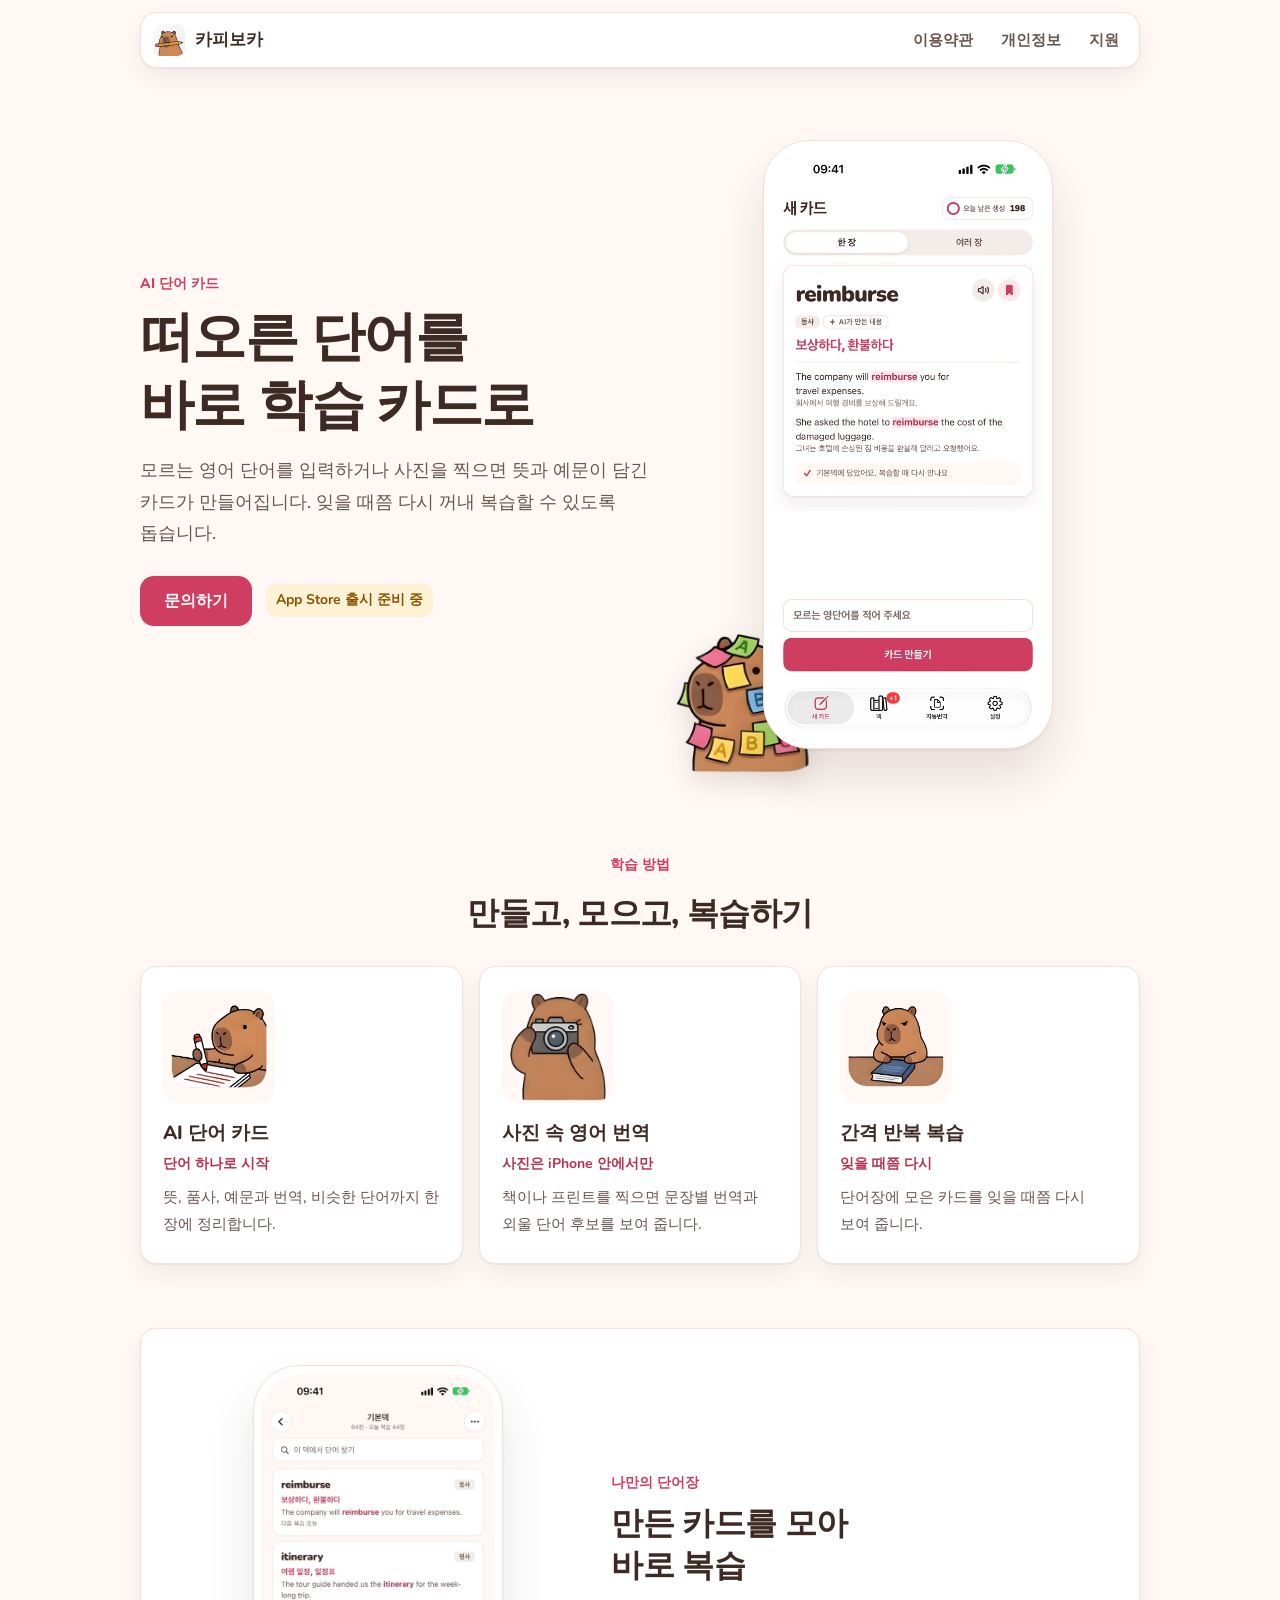
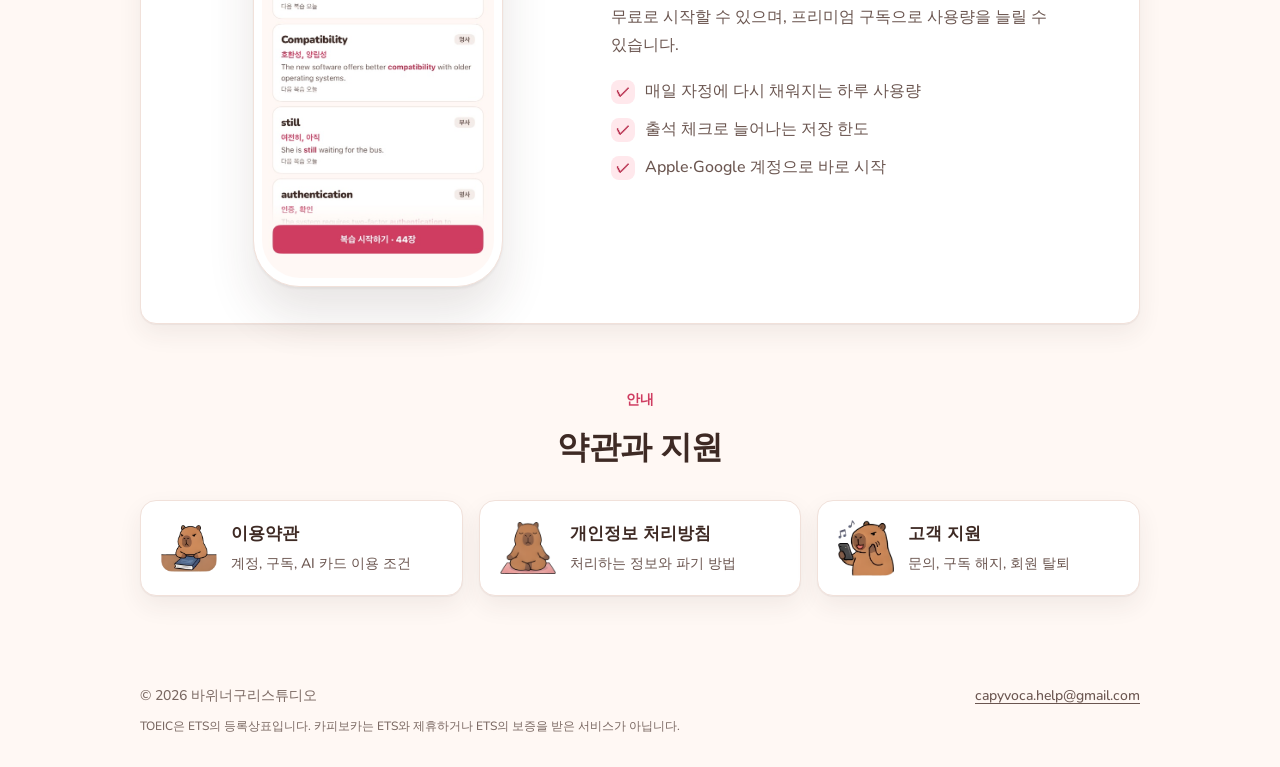
<file: index.html>
<!DOCTYPE html>
<html lang="ko">
<head>
  <meta charset="utf-8">
  <meta name="viewport" content="width=device-width, initial-scale=1">
  <meta name="description" content="영어 단어 하나로 AI 학습 카드를 만들고 간격 반복으로 복습하는 iPhone 앱">
  <meta name="theme-color" content="#fff8f4">
  <title>카피보카 · 단어 하나로 만드는 AI 학습 카드</title>
  <link rel="icon" href="assets/app-icon.png">
  <link rel="apple-touch-icon" href="assets/app-icon.png">
  <link rel="preconnect" href="https://fonts.googleapis.com">
  <link rel="preconnect" href="https://fonts.gstatic.com" crossorigin>
  <link rel="stylesheet" href="https://fonts.googleapis.com/css2?family=Nunito:wght@700;800;900&display=swap">
  <link rel="stylesheet" href="assets/site.css">
</head>
<body>
  <a class="skip" href="#main">본문으로 건너뛰기</a>
  <header class="site-header">
    <div class="wrap">
      <div class="bar">
        <a class="brand" href="">
          <img src="assets/app-icon.png" alt="" width="32" height="32">
          <span>카피보카</span>
        </a>
        <nav class="nav" aria-label="주요 페이지">
          <a href="terms/">이용약관</a>
          <a href="privacy/">개인정보</a>
          <a href="support/">지원</a>
        </nav>
      </div>
    </div>
  </header>

  <main id="main">
    <div class="wrap">
      <section class="hero">
        <div>
          <p class="eyebrow">AI 단어 카드</p>
          <h1>떠오른 단어를<br>바로 학습 카드로</h1>
          <p class="lede">모르는 영어 단어를 입력하거나 사진을 찍으면 뜻과 예문이 담긴 카드가 만들어집니다. 잊을 때쯤 다시 꺼내 복습할 수 있도록 돕습니다.</p>
          <div class="hero-actions">
            <a class="button" href="support/">문의하기</a>
            <span class="soon">App Store 출시 준비 중</span>
          </div>
        </div>
        <div class="stage">
          <div class="phone"><img src="assets/screen-create.jpg" alt="카피보카 새 카드 화면" width="540" height="1173"></div>
          <img class="peek" src="assets/capy-notes.png" alt="" width="140">
        </div>
      </section>

      <section class="section">
        <div class="section-head">
          <p class="eyebrow">학습 방법</p>
          <h2>만들고, 모으고, 복습하기</h2>
        </div>
        <div class="features">
          <article class="feature card">
            <div class="art"><img src="assets/capy-write.png" alt="" width="96"></div>
            <h3>AI 단어 카드</h3>
            <p class="tag">단어 하나로 시작</p>
            <p>뜻, 품사, 예문과 번역, 비슷한 단어까지 한 장에 정리합니다.</p>
          </article>
          <article class="feature card">
            <div class="art"><img src="assets/capy-camera.png" alt="" width="96"></div>
            <h3>사진 속 영어 번역</h3>
            <p class="tag">사진은 iPhone 안에서만</p>
            <p>책이나 프린트를 찍으면 문장별 번역과 외울 단어 후보를 보여 줍니다.</p>
          </article>
          <article class="feature card">
            <div class="art"><img src="assets/capy-book.png" alt="" width="96"></div>
            <h3>간격 반복 복습</h3>
            <p class="tag">잊을 때쯤 다시</p>
            <p>단어장에 모은 카드를 잊을 때쯤 다시 보여 줍니다.</p>
          </article>
        </div>
      </section>

      <section class="section">
        <div class="showcase card">
          <div class="phone"><img src="assets/screen-deck.jpg" alt="카피보카 단어장 화면" width="540" height="1173"></div>
          <div>
            <p class="eyebrow">나만의 단어장</p>
            <h2>만든 카드를 모아<br>바로 복습</h2>
            <p>무료로 시작할 수 있으며, 프리미엄 구독으로 사용량을 늘릴 수 있습니다.</p>
            <ul>
              <li><span class="check">✓</span><span>매일 자정에 다시 채워지는 하루 사용량</span></li>
              <li><span class="check">✓</span><span>출석 체크로 늘어나는 저장 한도</span></li>
              <li><span class="check">✓</span><span>Apple·Google 계정으로 바로 시작</span></li>
            </ul>
          </div>
        </div>
      </section>

      <section class="section">
        <div class="section-head">
          <p class="eyebrow">안내</p>
          <h2>약관과 지원</h2>
        </div>
        <div class="doors">
          <a class="door card" href="terms/">
            <img src="assets/capy-book.png" alt="" width="56">
            <div><strong>이용약관</strong><span>계정, 구독, AI 카드 이용 조건</span></div>
          </a>
          <a class="door card" href="privacy/">
            <img src="assets/capy-calm.png" alt="" width="56">
            <div><strong>개인정보 처리방침</strong><span>처리하는 정보와 파기 방법</span></div>
          </a>
          <a class="door card" href="support/">
            <img src="assets/capy-phone.png" alt="" width="56">
            <div><strong>고객 지원</strong><span>문의, 구독 해지, 회원 탈퇴</span></div>
          </a>
        </div>
      </section>
    </div>
  </main>

  <footer class="site-footer">
    <div class="wrap">
      <span>© 2026 바위너구리스튜디오</span>
      <a href="mailto:capyvoca.help@gmail.com">capyvoca.help@gmail.com</a>
      <p class="site-note">TOEIC은 ETS의 등록상표입니다. 카피보카는 ETS와 제휴하거나 ETS의 보증을 받은 서비스가 아닙니다.</p>
    </div>
  </footer>
</body>
</html>
</file>
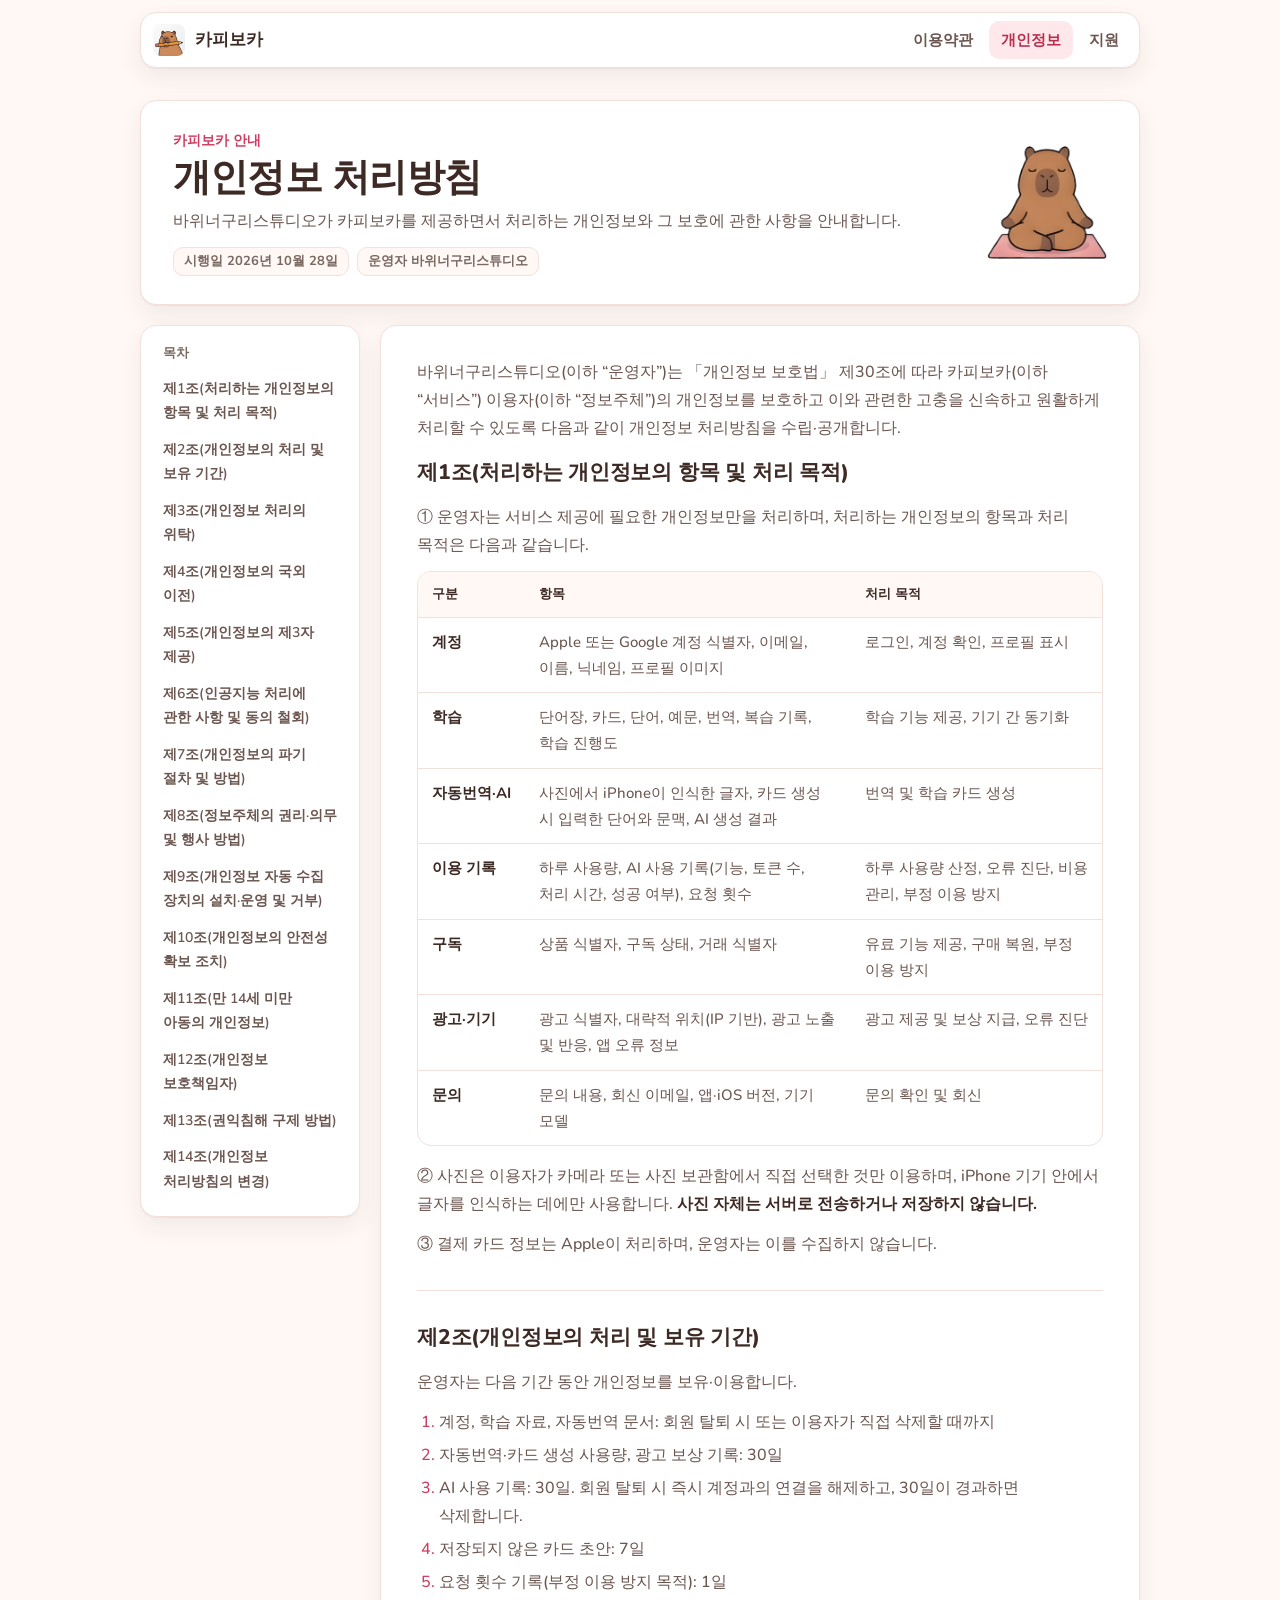
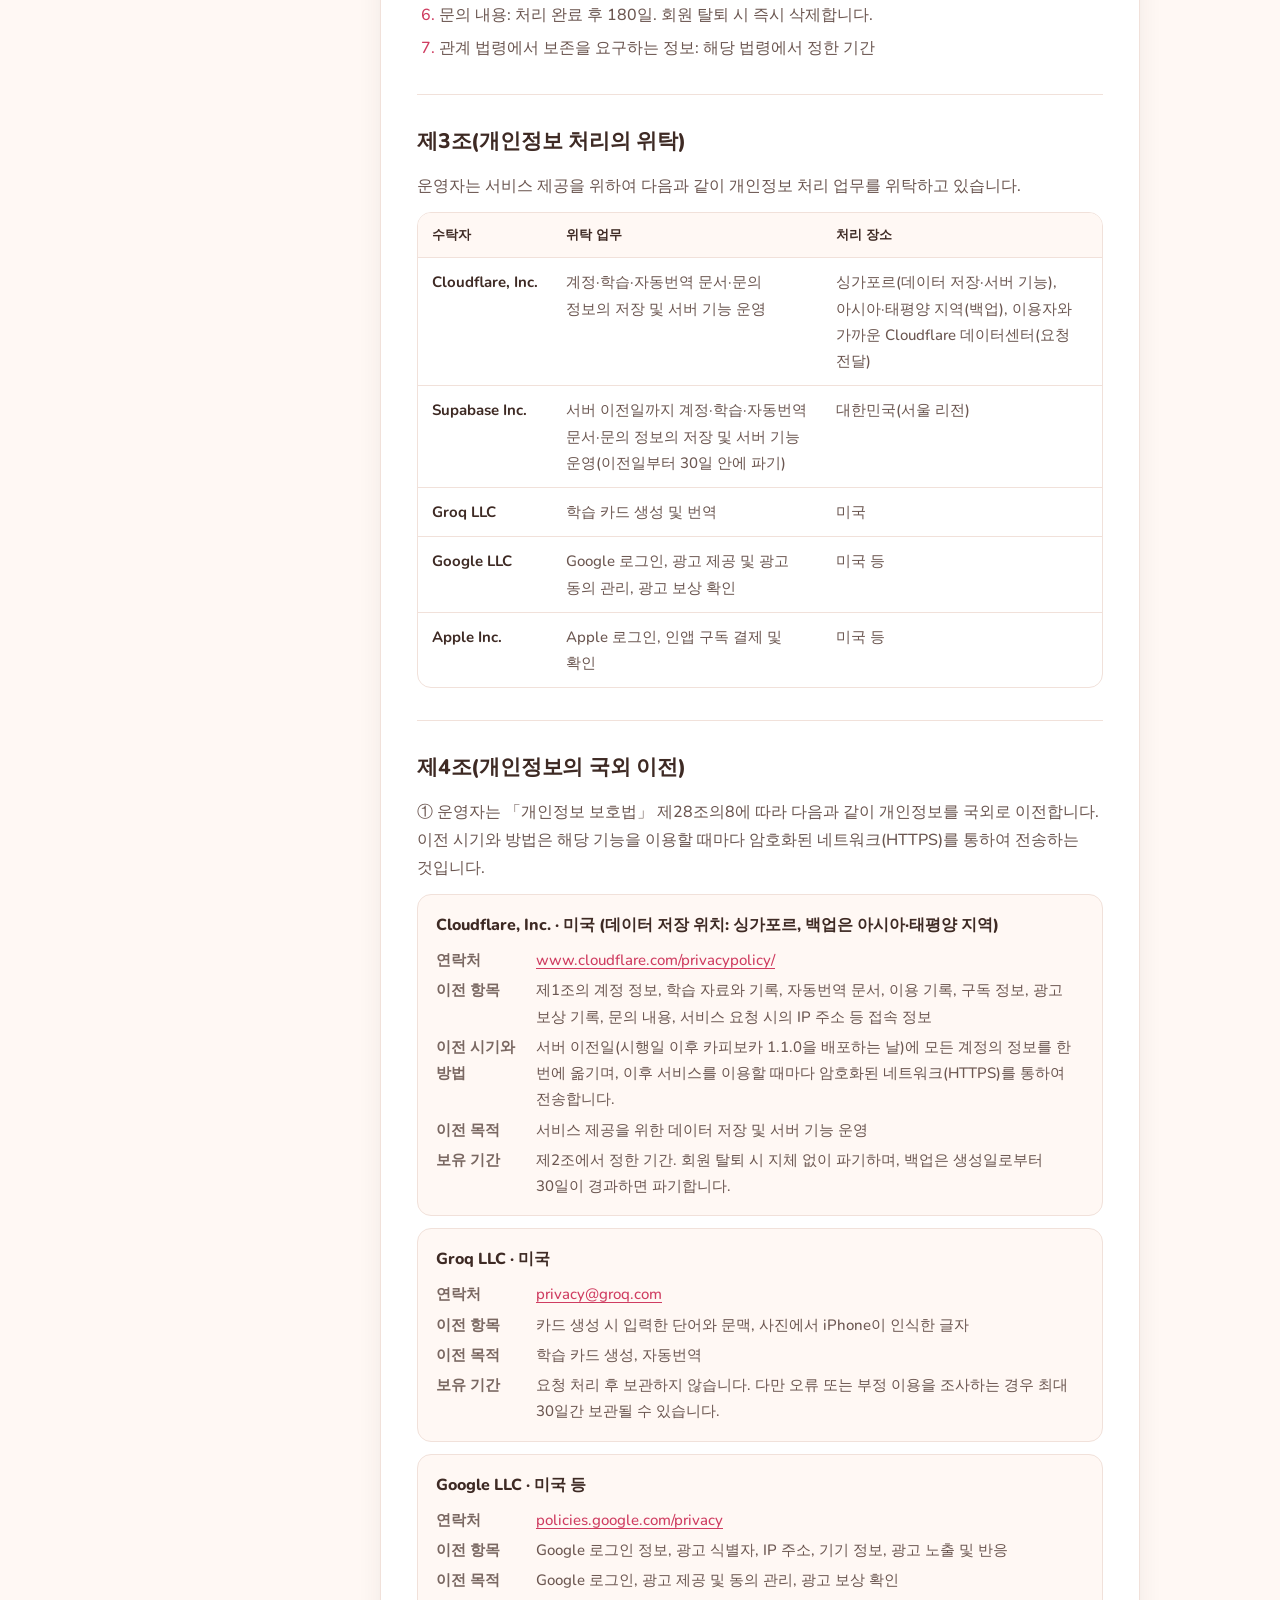
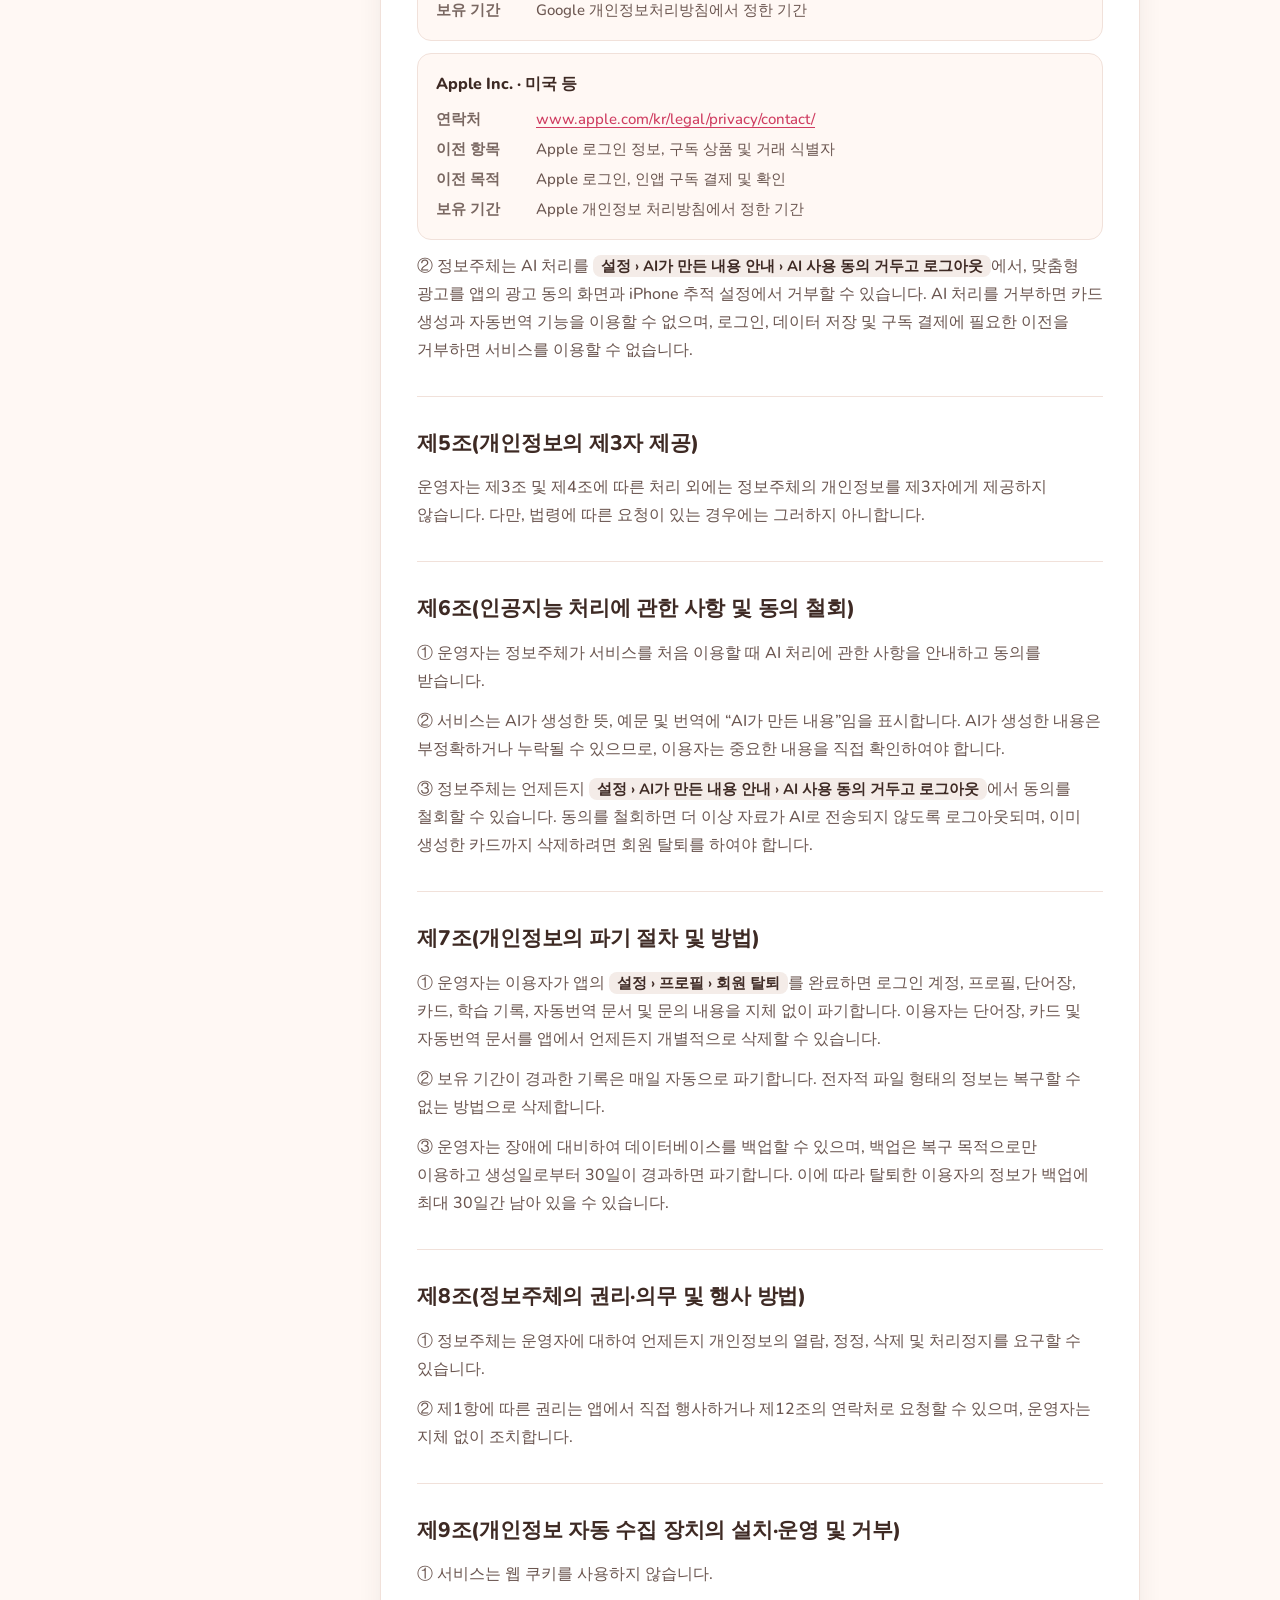
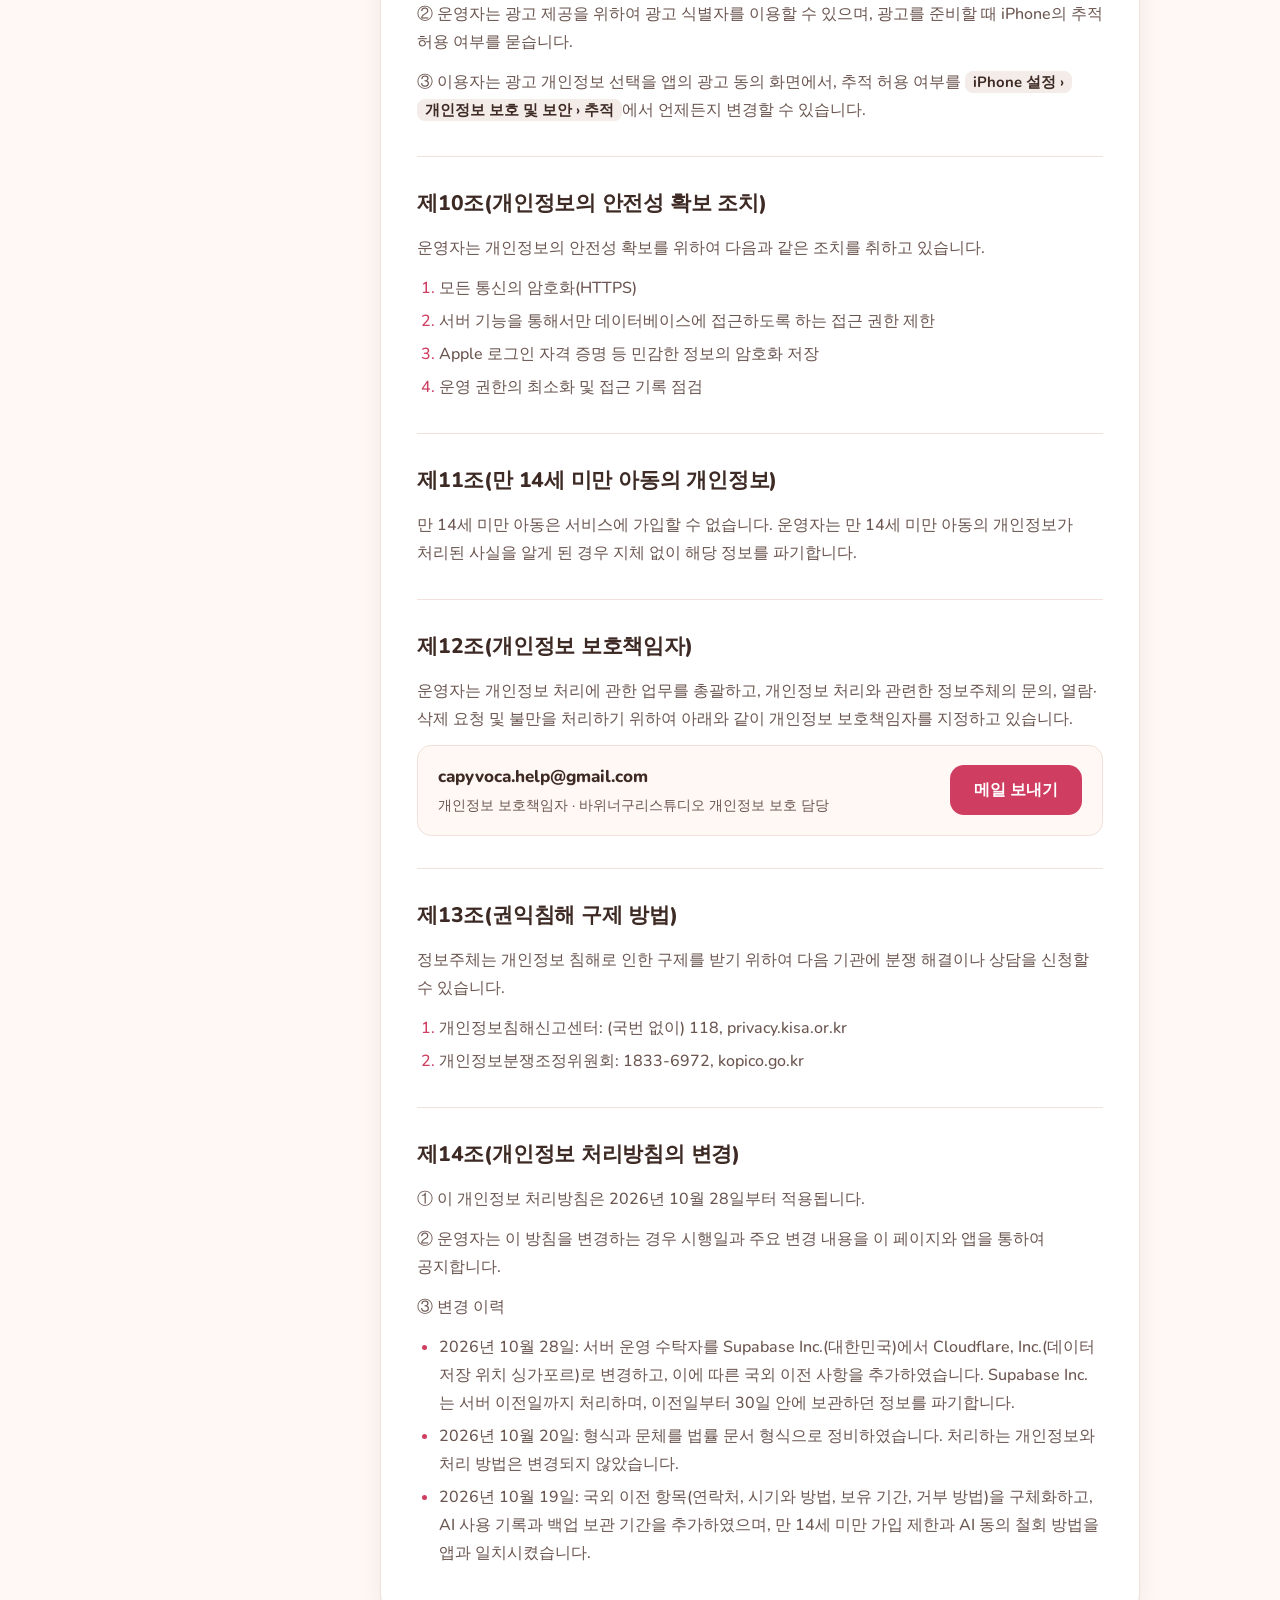
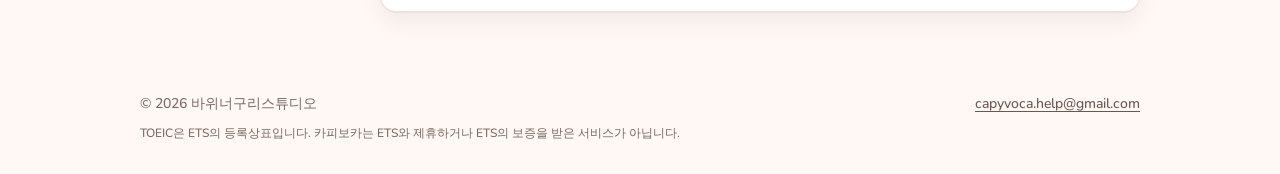
<file: privacy/index.html>
<!DOCTYPE html>
<html lang="ko">
<head>
  <meta charset="utf-8">
  <meta name="viewport" content="width=device-width, initial-scale=1">
  <meta name="description" content="카피보카 개인정보 처리방침">
  <meta name="theme-color" content="#fff8f4">
  <title>개인정보 처리방침 · 카피보카</title>
  <link rel="icon" href="../assets/app-icon.png">
  <link rel="apple-touch-icon" href="../assets/app-icon.png">
  <link rel="preconnect" href="https://fonts.googleapis.com">
  <link rel="preconnect" href="https://fonts.gstatic.com" crossorigin>
  <link rel="stylesheet" href="https://fonts.googleapis.com/css2?family=Nunito:wght@700;800;900&display=swap">
  <link rel="stylesheet" href="../assets/site.css">
</head>
<body>
  <a class="skip" href="#main">본문으로 건너뛰기</a>
  <header class="site-header">
    <div class="wrap">
      <div class="bar">
        <a class="brand" href="../">
          <img src="../assets/app-icon.png" alt="" width="32" height="32">
          <span>카피보카</span>
        </a>
        <nav class="nav" aria-label="주요 페이지">
          <a href="../terms/">이용약관</a>
          <a href="../privacy/" aria-current="page">개인정보</a>
          <a href="../support/">지원</a>
        </nav>
      </div>
    </div>
  </header>

  <main id="main">
    <div class="wrap">
      <header class="doc-head card">
        <div>
          <p class="eyebrow">카피보카 안내</p>
          <h1>개인정보 처리방침</h1>
          <p>바위너구리스튜디오가 카피보카를 제공하면서 처리하는 개인정보와 그 보호에 관한 사항을 안내합니다.</p>
          <p class="meta"><span>시행일 2026년 10월 28일</span><span>운영자 바위너구리스튜디오</span></p>
        </div>
        <img src="../assets/capy-calm.png" alt="" width="120">
      </header>

      <div class="doc">
        <nav class="toc card" aria-label="목차">
          <strong>목차</strong>
          <a href="#purpose">제1조(처리하는 개인정보의 항목 및 처리 목적)</a>
          <a href="#retention">제2조(개인정보의 처리 및 보유 기간)</a>
          <a href="#entrust">제3조(개인정보 처리의 위탁)</a>
          <a href="#transfer">제4조(개인정보의 국외 이전)</a>
          <a href="#provide">제5조(개인정보의 제3자 제공)</a>
          <a href="#ai">제6조(인공지능 처리에 관한 사항 및 동의 철회)</a>
          <a href="#delete">제7조(개인정보의 파기 절차 및 방법)</a>
          <a href="#rights">제8조(정보주체의 권리·의무 및 행사 방법)</a>
          <a href="#tracking">제9조(개인정보 자동 수집 장치의 설치·운영 및 거부)</a>
          <a href="#security">제10조(개인정보의 안전성 확보 조치)</a>
          <a href="#children">제11조(만 14세 미만 아동의 개인정보)</a>
          <a href="#officer">제12조(개인정보 보호책임자)</a>
          <a href="#remedy">제13조(권익침해 구제 방법)</a>
          <a href="#changes">제14조(개인정보 처리방침의 변경)</a>
        </nav>

        <article class="prose card">
          <p>바위너구리스튜디오(이하 “운영자”)는 「개인정보 보호법」 제30조에 따라 카피보카(이하 “서비스”) 이용자(이하 “정보주체”)의 개인정보를 보호하고 이와 관련한 고충을 신속하고 원활하게 처리할 수 있도록 다음과 같이 개인정보 처리방침을 수립·공개합니다.</p>
        <section id="purpose">
          <h2>제1조(처리하는 개인정보의 항목 및 처리 목적)</h2>
          <p>① 운영자는 서비스 제공에 필요한 개인정보만을 처리하며, 처리하는 개인정보의 항목과 처리 목적은 다음과 같습니다.</p>
          <div class="table-scroll">
            <table class="table">
              <thead><tr><th>구분</th><th>항목</th><th>처리 목적</th></tr></thead>
              <tbody>
              <tr><td>계정</td><td>Apple 또는 Google 계정 식별자, 이메일, 이름, 닉네임, 프로필 이미지</td><td>로그인, 계정 확인, 프로필 표시</td></tr>
              <tr><td>학습</td><td>단어장, 카드, 단어, 예문, 번역, 복습 기록, 학습 진행도</td><td>학습 기능 제공, 기기 간 동기화</td></tr>
              <tr><td>자동번역·AI</td><td>사진에서 iPhone이 인식한 글자, 카드 생성 시 입력한 단어와 문맥, AI 생성 결과</td><td>번역 및 학습 카드 생성</td></tr>
              <tr><td>이용 기록</td><td>하루 사용량, AI 사용 기록(기능, 토큰 수, 처리 시간, 성공 여부), 요청 횟수</td><td>하루 사용량 산정, 오류 진단, 비용 관리, 부정 이용 방지</td></tr>
              <tr><td>구독</td><td>상품 식별자, 구독 상태, 거래 식별자</td><td>유료 기능 제공, 구매 복원, 부정 이용 방지</td></tr>
              <tr><td>광고·기기</td><td>광고 식별자, 대략적 위치(IP 기반), 광고 노출 및 반응, 앱 오류 정보</td><td>광고 제공 및 보상 지급, 오류 진단</td></tr>
              <tr><td>문의</td><td>문의 내용, 회신 이메일, 앱·iOS 버전, 기기 모델</td><td>문의 확인 및 회신</td></tr>
              </tbody>
            </table>
          </div>
          <p>② 사진은 이용자가 카메라 또는 사진 보관함에서 직접 선택한 것만 이용하며, iPhone 기기 안에서 글자를 인식하는 데에만 사용합니다. <b>사진 자체는 서버로 전송하거나 저장하지 않습니다.</b></p>
          <p>③ 결제 카드 정보는 Apple이 처리하며, 운영자는 이를 수집하지 않습니다.</p>
        </section>

        <section id="retention">
          <h2>제2조(개인정보의 처리 및 보유 기간)</h2>
          <p>운영자는 다음 기간 동안 개인정보를 보유·이용합니다.</p>
          <ol>
            <li>계정, 학습 자료, 자동번역 문서: 회원 탈퇴 시 또는 이용자가 직접 삭제할 때까지</li>
            <li>자동번역·카드 생성 사용량, 광고 보상 기록: 30일</li>
            <li>AI 사용 기록: 30일. 회원 탈퇴 시 즉시 계정과의 연결을 해제하고, 30일이 경과하면 삭제합니다.</li>
            <li>저장되지 않은 카드 초안: 7일</li>
            <li>요청 횟수 기록(부정 이용 방지 목적): 1일</li>
            <li>문의 내용: 처리 완료 후 180일. 회원 탈퇴 시 즉시 삭제합니다.</li>
            <li>관계 법령에서 보존을 요구하는 정보: 해당 법령에서 정한 기간</li>
          </ol>
        </section>

        <section id="entrust">
          <h2>제3조(개인정보 처리의 위탁)</h2>
          <p>운영자는 서비스 제공을 위하여 다음과 같이 개인정보 처리 업무를 위탁하고 있습니다.</p>
          <div class="table-scroll">
            <table class="table">
              <thead><tr><th>수탁자</th><th>위탁 업무</th><th>처리 장소</th></tr></thead>
              <tbody>
              <tr><td>Cloudflare, Inc.</td><td>계정·학습·자동번역 문서·문의 정보의 저장 및 서버 기능 운영</td><td>싱가포르(데이터 저장·서버 기능), 아시아·태평양 지역(백업), 이용자와 가까운 Cloudflare 데이터센터(요청 전달)</td></tr>
              <tr><td>Supabase Inc.</td><td>서버 이전일까지 계정·학습·자동번역 문서·문의 정보의 저장 및 서버 기능 운영(이전일부터 30일 안에 파기)</td><td>대한민국(서울 리전)</td></tr>
              <tr><td>Groq LLC</td><td>학습 카드 생성 및 번역</td><td>미국</td></tr>
              <tr><td>Google LLC</td><td>Google 로그인, 광고 제공 및 광고 동의 관리, 광고 보상 확인</td><td>미국 등</td></tr>
              <tr><td>Apple Inc.</td><td>Apple 로그인, 인앱 구독 결제 및 확인</td><td>미국 등</td></tr>
              </tbody>
            </table>
          </div>
        </section>

        <section id="transfer">
          <h2>제4조(개인정보의 국외 이전)</h2>
          <p>① 운영자는 「개인정보 보호법」 제28조의8에 따라 다음과 같이 개인정보를 국외로 이전합니다. 이전 시기와 방법은 해당 기능을 이용할 때마다 암호화된 네트워크(HTTPS)를 통하여 전송하는 것입니다.</p>
          <div class="facts">
            <h3>Cloudflare, Inc. · 미국 (데이터 저장 위치: 싱가포르, 백업은 아시아·태평양 지역)</h3>
            <dl>
              <dt>연락처</dt><dd><a href="https://www.cloudflare.com/privacypolicy/">www.cloudflare.com/privacypolicy/</a></dd>
              <dt>이전 항목</dt><dd>제1조의 계정 정보, 학습 자료와 기록, 자동번역 문서, 이용 기록, 구독 정보, 광고 보상 기록, 문의 내용, 서비스 요청 시의 IP 주소 등 접속 정보</dd>
              <dt>이전 시기와 방법</dt><dd>서버 이전일(시행일 이후 카피보카 1.1.0을 배포하는 날)에 모든 계정의 정보를 한 번에 옮기며, 이후 서비스를 이용할 때마다 암호화된 네트워크(HTTPS)를 통하여 전송합니다.</dd>
              <dt>이전 목적</dt><dd>서비스 제공을 위한 데이터 저장 및 서버 기능 운영</dd>
              <dt>보유 기간</dt><dd>제2조에서 정한 기간. 회원 탈퇴 시 지체 없이 파기하며, 백업은 생성일로부터 30일이 경과하면 파기합니다.</dd>
            </dl>
          </div>
          <div class="facts">
            <h3>Groq LLC · 미국</h3>
            <dl>
              <dt>연락처</dt><dd><a href="mailto:privacy@groq.com">privacy@groq.com</a></dd>
              <dt>이전 항목</dt><dd>카드 생성 시 입력한 단어와 문맥, 사진에서 iPhone이 인식한 글자</dd>
              <dt>이전 목적</dt><dd>학습 카드 생성, 자동번역</dd>
              <dt>보유 기간</dt><dd>요청 처리 후 보관하지 않습니다. 다만 오류 또는 부정 이용을 조사하는 경우 최대 30일간 보관될 수 있습니다.</dd>
            </dl>
          </div>
          <div class="facts">
            <h3>Google LLC · 미국 등</h3>
            <dl>
              <dt>연락처</dt><dd><a href="https://policies.google.com/privacy">policies.google.com/privacy</a></dd>
              <dt>이전 항목</dt><dd>Google 로그인 정보, 광고 식별자, IP 주소, 기기 정보, 광고 노출 및 반응</dd>
              <dt>이전 목적</dt><dd>Google 로그인, 광고 제공 및 동의 관리, 광고 보상 확인</dd>
              <dt>보유 기간</dt><dd>Google 개인정보처리방침에서 정한 기간</dd>
            </dl>
          </div>
          <div class="facts">
            <h3>Apple Inc. · 미국 등</h3>
            <dl>
              <dt>연락처</dt><dd><a href="https://www.apple.com/kr/legal/privacy/contact/">www.apple.com/kr/legal/privacy/contact/</a></dd>
              <dt>이전 항목</dt><dd>Apple 로그인 정보, 구독 상품 및 거래 식별자</dd>
              <dt>이전 목적</dt><dd>Apple 로그인, 인앱 구독 결제 및 확인</dd>
              <dt>보유 기간</dt><dd>Apple 개인정보 처리방침에서 정한 기간</dd>
            </dl>
          </div>
          <p>② 정보주체는 AI 처리를 <span class="path">설정 › AI가 만든 내용 안내 › AI 사용 동의 거두고 로그아웃</span>에서, 맞춤형 광고를 앱의 광고 동의 화면과 iPhone 추적 설정에서 거부할 수 있습니다. AI 처리를 거부하면 카드 생성과 자동번역 기능을 이용할 수 없으며, 로그인, 데이터 저장 및 구독 결제에 필요한 이전을 거부하면 서비스를 이용할 수 없습니다.</p>
        </section>

        <section id="provide">
          <h2>제5조(개인정보의 제3자 제공)</h2>
          <p>운영자는 제3조 및 제4조에 따른 처리 외에는 정보주체의 개인정보를 제3자에게 제공하지 않습니다. 다만, 법령에 따른 요청이 있는 경우에는 그러하지 아니합니다.</p>
        </section>

        <section id="ai">
          <h2>제6조(인공지능 처리에 관한 사항 및 동의 철회)</h2>
          <p>① 운영자는 정보주체가 서비스를 처음 이용할 때 AI 처리에 관한 사항을 안내하고 동의를 받습니다.</p>
          <p>② 서비스는 AI가 생성한 뜻, 예문 및 번역에 “AI가 만든 내용”임을 표시합니다. AI가 생성한 내용은 부정확하거나 누락될 수 있으므로, 이용자는 중요한 내용을 직접 확인하여야 합니다.</p>
          <p>③ 정보주체는 언제든지 <span class="path">설정 › AI가 만든 내용 안내 › AI 사용 동의 거두고 로그아웃</span>에서 동의를 철회할 수 있습니다. 동의를 철회하면 더 이상 자료가 AI로 전송되지 않도록 로그아웃되며, 이미 생성한 카드까지 삭제하려면 회원 탈퇴를 하여야 합니다.</p>
        </section>

        <section id="delete">
          <h2>제7조(개인정보의 파기 절차 및 방법)</h2>
          <p>① 운영자는 이용자가 앱의 <span class="path">설정 › 프로필 › 회원 탈퇴</span>를 완료하면 로그인 계정, 프로필, 단어장, 카드, 학습 기록, 자동번역 문서 및 문의 내용을 지체 없이 파기합니다. 이용자는 단어장, 카드 및 자동번역 문서를 앱에서 언제든지 개별적으로 삭제할 수 있습니다.</p>
          <p>② 보유 기간이 경과한 기록은 매일 자동으로 파기합니다. 전자적 파일 형태의 정보는 복구할 수 없는 방법으로 삭제합니다.</p>
          <p>③ 운영자는 장애에 대비하여 데이터베이스를 백업할 수 있으며, 백업은 복구 목적으로만 이용하고 생성일로부터 30일이 경과하면 파기합니다. 이에 따라 탈퇴한 이용자의 정보가 백업에 최대 30일간 남아 있을 수 있습니다.</p>
        </section>

        <section id="rights">
          <h2>제8조(정보주체의 권리·의무 및 행사 방법)</h2>
          <p>① 정보주체는 운영자에 대하여 언제든지 개인정보의 열람, 정정, 삭제 및 처리정지를 요구할 수 있습니다.</p>
          <p>② 제1항에 따른 권리는 앱에서 직접 행사하거나 제12조의 연락처로 요청할 수 있으며, 운영자는 지체 없이 조치합니다.</p>
        </section>

        <section id="tracking">
          <h2>제9조(개인정보 자동 수집 장치의 설치·운영 및 거부)</h2>
          <p>① 서비스는 웹 쿠키를 사용하지 않습니다.</p>
          <p>② 운영자는 광고 제공을 위하여 광고 식별자를 이용할 수 있으며, 광고를 준비할 때 iPhone의 추적 허용 여부를 묻습니다.</p>
          <p>③ 이용자는 광고 개인정보 선택을 앱의 광고 동의 화면에서, 추적 허용 여부를 <span class="path">iPhone 설정 › 개인정보 보호 및 보안 › 추적</span>에서 언제든지 변경할 수 있습니다.</p>
        </section>

        <section id="security">
          <h2>제10조(개인정보의 안전성 확보 조치)</h2>
          <p>운영자는 개인정보의 안전성 확보를 위하여 다음과 같은 조치를 취하고 있습니다.</p>
          <ol>
            <li>모든 통신의 암호화(HTTPS)</li>
            <li>서버 기능을 통해서만 데이터베이스에 접근하도록 하는 접근 권한 제한</li>
            <li>Apple 로그인 자격 증명 등 민감한 정보의 암호화 저장</li>
            <li>운영 권한의 최소화 및 접근 기록 점검</li>
          </ol>
        </section>

        <section id="children">
          <h2>제11조(만 14세 미만 아동의 개인정보)</h2>
          <p>만 14세 미만 아동은 서비스에 가입할 수 없습니다. 운영자는 만 14세 미만 아동의 개인정보가 처리된 사실을 알게 된 경우 지체 없이 해당 정보를 파기합니다.</p>
        </section>

        <section id="officer">
          <h2>제12조(개인정보 보호책임자)</h2>
          <p>운영자는 개인정보 처리에 관한 업무를 총괄하고, 개인정보 처리와 관련한 정보주체의 문의, 열람·삭제 요청 및 불만을 처리하기 위하여 아래와 같이 개인정보 보호책임자를 지정하고 있습니다.</p>
          <div class="contact">
            <div>
              <strong>capyvoca.help@gmail.com</strong>
              <span>개인정보 보호책임자 · 바위너구리스튜디오 개인정보 보호 담당</span>
            </div>
            <a class="button" href="mailto:capyvoca.help@gmail.com">메일 보내기</a>
          </div>
        </section>

        <section id="remedy">
          <h2>제13조(권익침해 구제 방법)</h2>
          <p>정보주체는 개인정보 침해로 인한 구제를 받기 위하여 다음 기관에 분쟁 해결이나 상담을 신청할 수 있습니다.</p>
          <ol>
            <li>개인정보침해신고센터: (국번 없이) 118, privacy.kisa.or.kr</li>
            <li>개인정보분쟁조정위원회: 1833-6972, kopico.go.kr</li>
          </ol>
        </section>

        <section id="changes">
          <h2>제14조(개인정보 처리방침의 변경)</h2>
          <p>① 이 개인정보 처리방침은 2026년 10월 28일부터 적용됩니다.</p>
          <p>② 운영자는 이 방침을 변경하는 경우 시행일과 주요 변경 내용을 이 페이지와 앱을 통하여 공지합니다.</p>
          <p>③ 변경 이력</p>
          <ul>
            <li>2026년 10월 28일: 서버 운영 수탁자를 Supabase Inc.(대한민국)에서 Cloudflare, Inc.(데이터 저장 위치 싱가포르)로 변경하고, 이에 따른 국외 이전 사항을 추가하였습니다. Supabase Inc.는 서버 이전일까지 처리하며, 이전일부터 30일 안에 보관하던 정보를 파기합니다.</li>
            <li>2026년 10월 20일: 형식과 문체를 법률 문서 형식으로 정비하였습니다. 처리하는 개인정보와 처리 방법은 변경되지 않았습니다.</li>
            <li>2026년 10월 19일: 국외 이전 항목(연락처, 시기와 방법, 보유 기간, 거부 방법)을 구체화하고, AI 사용 기록과 백업 보관 기간을 추가하였으며, 만 14세 미만 가입 제한과 AI 동의 철회 방법을 앱과 일치시켰습니다.</li>
          </ul>
        </section>
        </article>
      </div>
    </div>
  </main>

  <footer class="site-footer">
    <div class="wrap">
      <span>© 2026 바위너구리스튜디오</span>
      <a href="mailto:capyvoca.help@gmail.com">capyvoca.help@gmail.com</a>
      <p class="site-note">TOEIC은 ETS의 등록상표입니다. 카피보카는 ETS와 제휴하거나 ETS의 보증을 받은 서비스가 아닙니다.</p>
    </div>
  </footer>
</body>
</html>
</file>
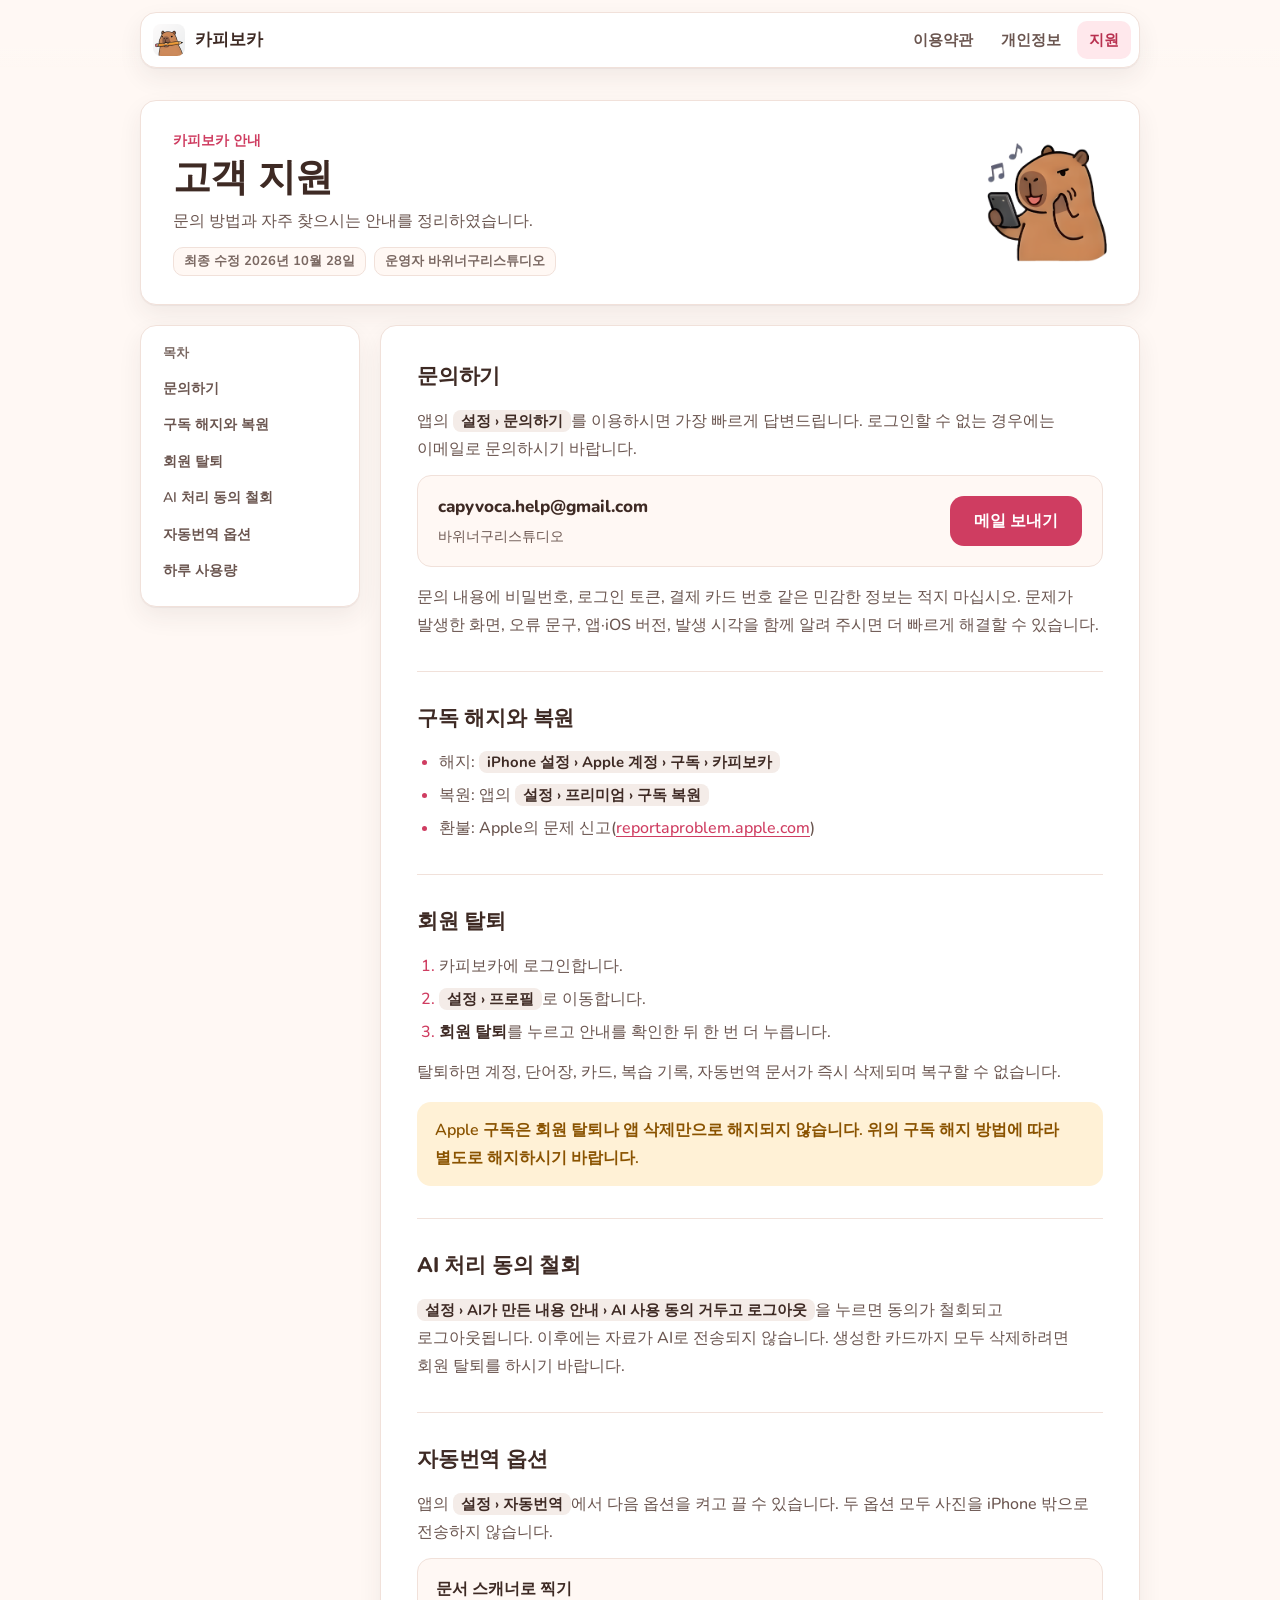
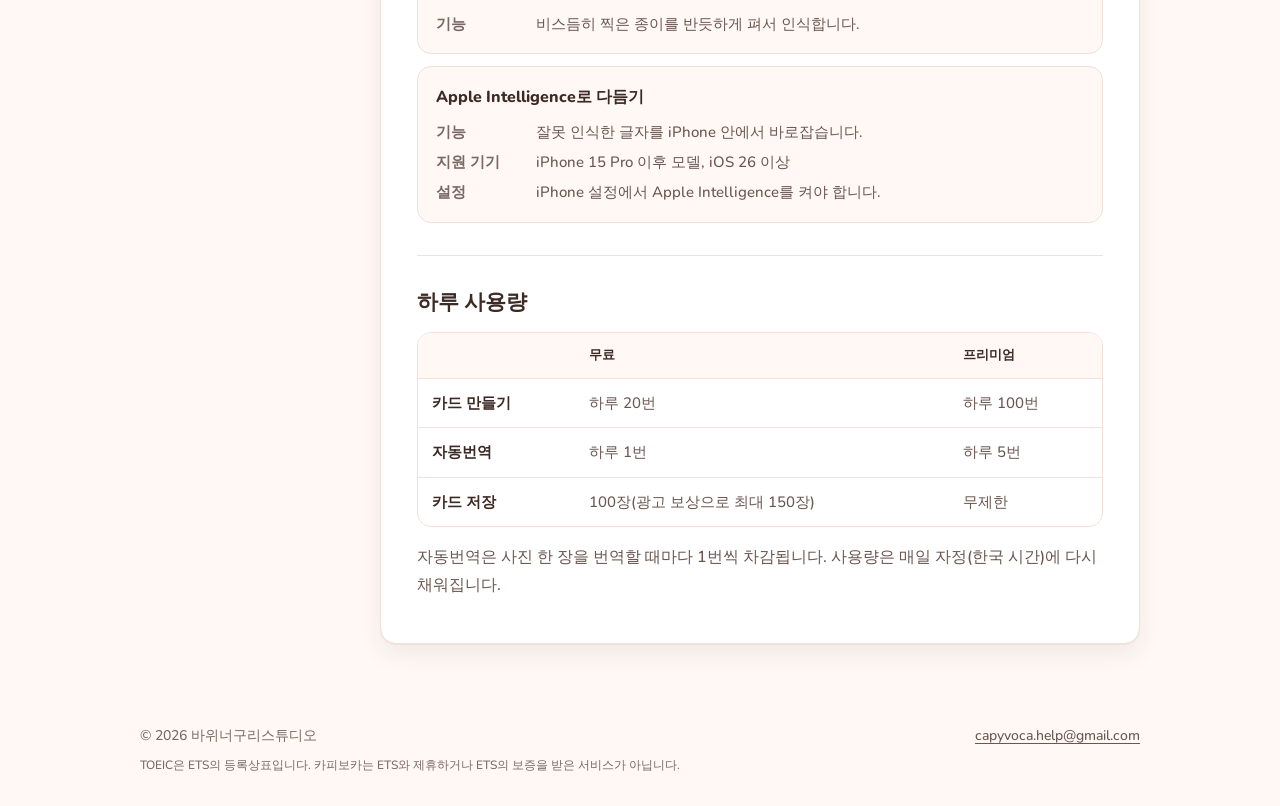
<file: support/index.html>
<!DOCTYPE html>
<html lang="ko">
<head>
  <meta charset="utf-8">
  <meta name="viewport" content="width=device-width, initial-scale=1">
  <meta name="description" content="카피보카 문의, 구독 해지, 회원 탈퇴 안내">
  <meta name="theme-color" content="#fff8f4">
  <title>고객 지원 · 카피보카</title>
  <link rel="icon" href="../assets/app-icon.png">
  <link rel="apple-touch-icon" href="../assets/app-icon.png">
  <link rel="preconnect" href="https://fonts.googleapis.com">
  <link rel="preconnect" href="https://fonts.gstatic.com" crossorigin>
  <link rel="stylesheet" href="https://fonts.googleapis.com/css2?family=Nunito:wght@700;800;900&display=swap">
  <link rel="stylesheet" href="../assets/site.css">
</head>
<body>
  <a class="skip" href="#main">본문으로 건너뛰기</a>
  <header class="site-header">
    <div class="wrap">
      <div class="bar">
        <a class="brand" href="../">
          <img src="../assets/app-icon.png" alt="" width="32" height="32">
          <span>카피보카</span>
        </a>
        <nav class="nav" aria-label="주요 페이지">
          <a href="../terms/">이용약관</a>
          <a href="../privacy/">개인정보</a>
          <a href="../support/" aria-current="page">지원</a>
        </nav>
      </div>
    </div>
  </header>

  <main id="main">
    <div class="wrap">
      <header class="doc-head card">
        <div>
          <p class="eyebrow">카피보카 안내</p>
          <h1>고객 지원</h1>
          <p>문의 방법과 자주 찾으시는 안내를 정리하였습니다.</p>
          <p class="meta"><span>최종 수정 2026년 10월 28일</span><span>운영자 바위너구리스튜디오</span></p>
        </div>
        <img src="../assets/capy-phone.png" alt="" width="120">
      </header>

      <div class="doc">
        <nav class="toc card" aria-label="목차">
          <strong>목차</strong>
          <a href="#contact">문의하기</a>
          <a href="#subscription">구독 해지와 복원</a>
          <a href="#delete">회원 탈퇴</a>
          <a href="#ai">AI 처리 동의 철회</a>
          <a href="#ocr-options">자동번역 옵션</a>
          <a href="#limits">하루 사용량</a>
        </nav>

        <article class="prose card">

        <section id="contact">
          <h2>문의하기</h2>
          <p>앱의 <span class="path">설정 › 문의하기</span>를 이용하시면 가장 빠르게 답변드립니다. 로그인할 수 없는 경우에는 이메일로 문의하시기 바랍니다.</p>
          <div class="contact">
            <div>
              <strong>capyvoca.help@gmail.com</strong>
              <span>바위너구리스튜디오</span>
            </div>
            <a class="button" href="mailto:capyvoca.help@gmail.com">메일 보내기</a>
          </div>
          <p>문의 내용에 비밀번호, 로그인 토큰, 결제 카드 번호 같은 민감한 정보는 적지 마십시오. 문제가 발생한 화면, 오류 문구, 앱·iOS 버전, 발생 시각을 함께 알려 주시면 더 빠르게 해결할 수 있습니다.</p>
        </section>

        <section id="subscription">
          <h2>구독 해지와 복원</h2>
          <ul>
            <li>해지: <span class="path">iPhone 설정 › Apple 계정 › 구독 › 카피보카</span></li>
            <li>복원: 앱의 <span class="path">설정 › 프리미엄 › 구독 복원</span></li>
            <li>환불: Apple의 문제 신고(<a href="https://reportaproblem.apple.com">reportaproblem.apple.com</a>)</li>
          </ul>
        </section>

        <section id="delete">
          <h2>회원 탈퇴</h2>
          <ol>
            <li>카피보카에 로그인합니다.</li>
            <li><span class="path">설정 › 프로필</span>로 이동합니다.</li>
            <li><b>회원 탈퇴</b>를 누르고 안내를 확인한 뒤 한 번 더 누릅니다.</li>
          </ol>
          <p>탈퇴하면 계정, 단어장, 카드, 복습 기록, 자동번역 문서가 즉시 삭제되며 복구할 수 없습니다.</p>
          <div class="note"><p>Apple 구독은 회원 탈퇴나 앱 삭제만으로 해지되지 않습니다. 위의 구독 해지 방법에 따라 별도로 해지하시기 바랍니다.</p></div>
        </section>

        <section id="ai">
          <h2>AI 처리 동의 철회</h2>
          <p><span class="path">설정 › AI가 만든 내용 안내 › AI 사용 동의 거두고 로그아웃</span>을 누르면 동의가 철회되고 로그아웃됩니다. 이후에는 자료가 AI로 전송되지 않습니다. 생성한 카드까지 모두 삭제하려면 회원 탈퇴를 하시기 바랍니다.</p>
        </section>

        <section id="ocr-options">
          <h2>자동번역 옵션</h2>
          <p>앱의 <span class="path">설정 › 자동번역</span>에서 다음 옵션을 켜고 끌 수 있습니다. 두 옵션 모두 사진을 iPhone 밖으로 전송하지 않습니다.</p>
          <div class="facts">
            <h3>문서 스캐너로 찍기</h3>
            <dl>
              <dt>기능</dt><dd>비스듬히 찍은 종이를 반듯하게 펴서 인식합니다.</dd>
            </dl>
          </div>
          <div class="facts">
            <h3>Apple Intelligence로 다듬기</h3>
            <dl>
              <dt>기능</dt><dd>잘못 인식한 글자를 iPhone 안에서 바로잡습니다.</dd>
              <dt>지원 기기</dt><dd>iPhone 15 Pro 이후 모델, iOS 26 이상</dd>
              <dt>설정</dt><dd>iPhone 설정에서 Apple Intelligence를 켜야 합니다.</dd>
            </dl>
          </div>
        </section>

        <section id="limits">
          <h2>하루 사용량</h2>
          <div class="table-scroll">
            <table class="table">
              <thead><tr><th></th><th>무료</th><th>프리미엄</th></tr></thead>
              <tbody>
              <tr><td>카드 만들기</td><td>하루 20번</td><td>하루 100번</td></tr>
              <tr><td>자동번역</td><td>하루 1번</td><td>하루 5번</td></tr>
              <tr><td>카드 저장</td><td>100장(광고 보상으로 최대 150장)</td><td>무제한</td></tr>
              </tbody>
            </table>
          </div>
          <p>자동번역은 사진 한 장을 번역할 때마다 1번씩 차감됩니다. 사용량은 매일 자정(한국 시간)에 다시 채워집니다.</p>
        </section>
        </article>
      </div>
    </div>
  </main>

  <footer class="site-footer">
    <div class="wrap">
      <span>© 2026 바위너구리스튜디오</span>
      <a href="mailto:capyvoca.help@gmail.com">capyvoca.help@gmail.com</a>
      <p class="site-note">TOEIC은 ETS의 등록상표입니다. 카피보카는 ETS와 제휴하거나 ETS의 보증을 받은 서비스가 아닙니다.</p>
    </div>
  </footer>
</body>
</html>
</file>
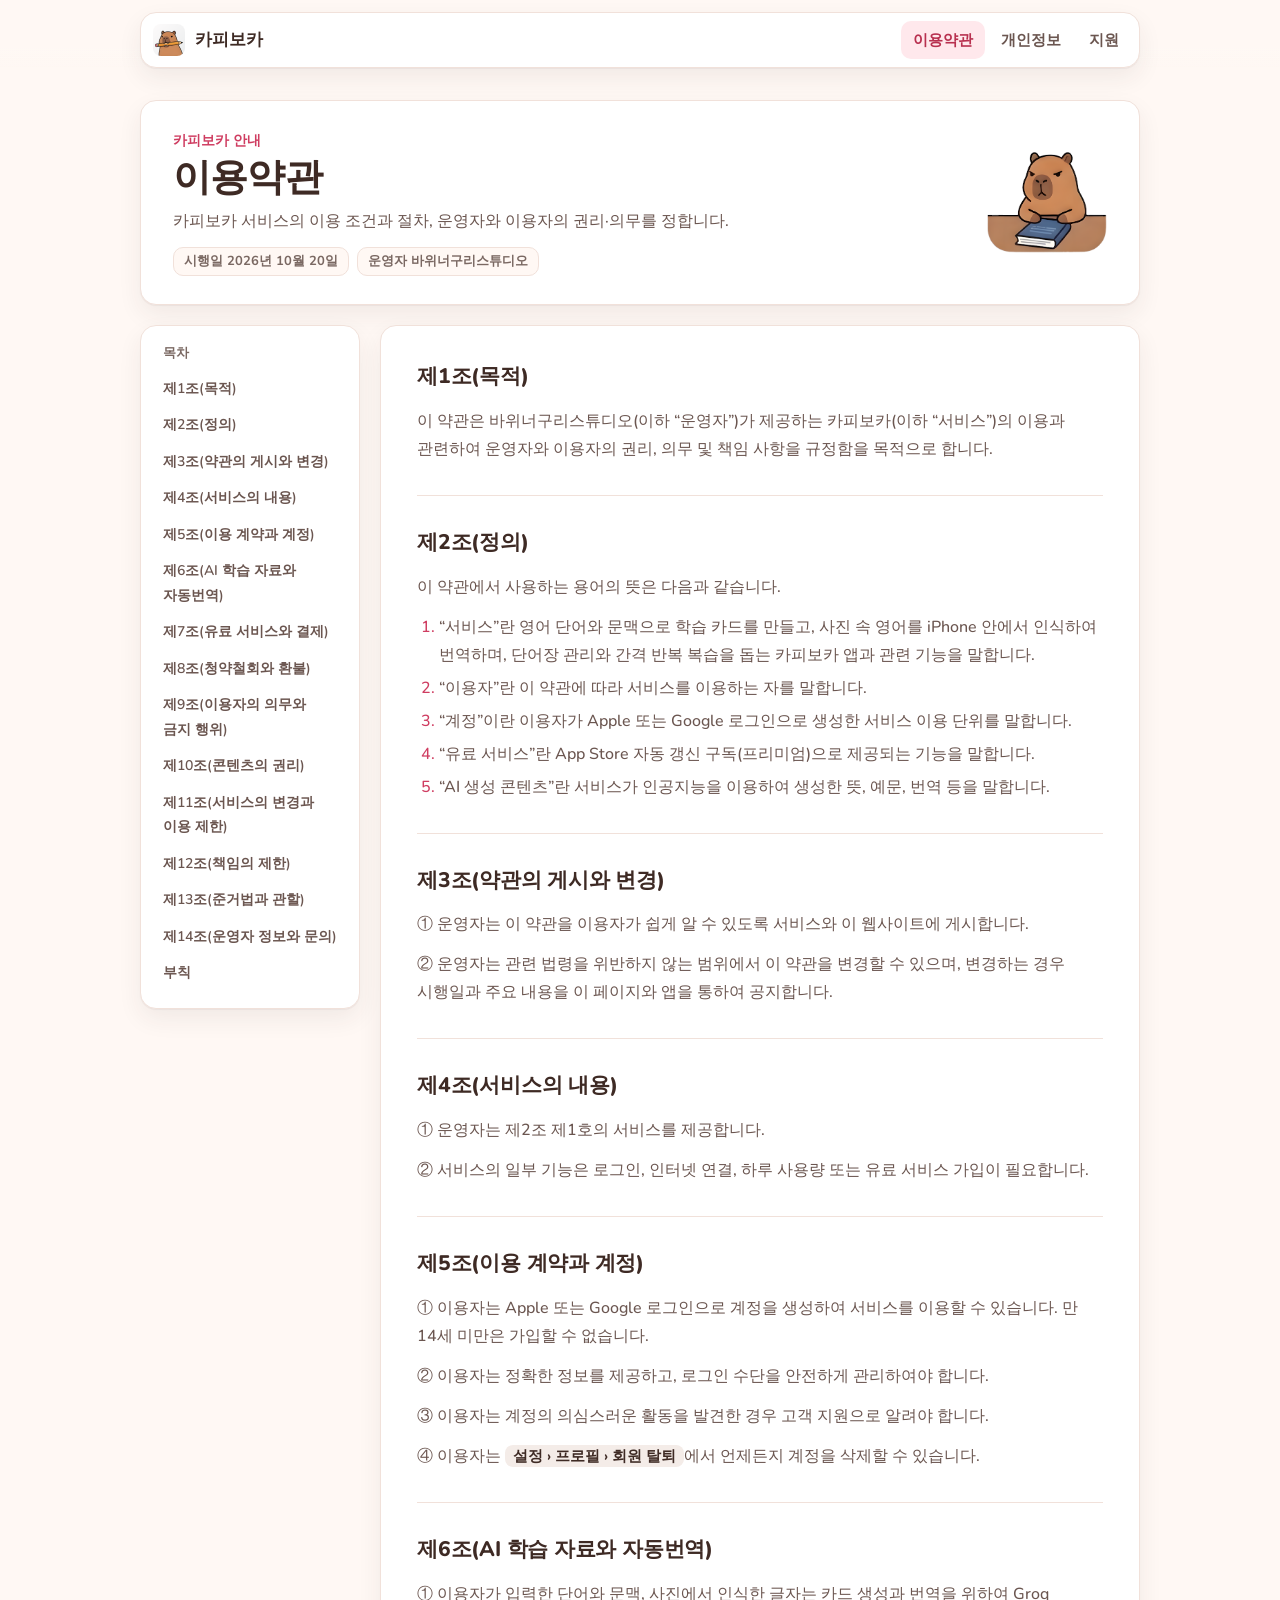
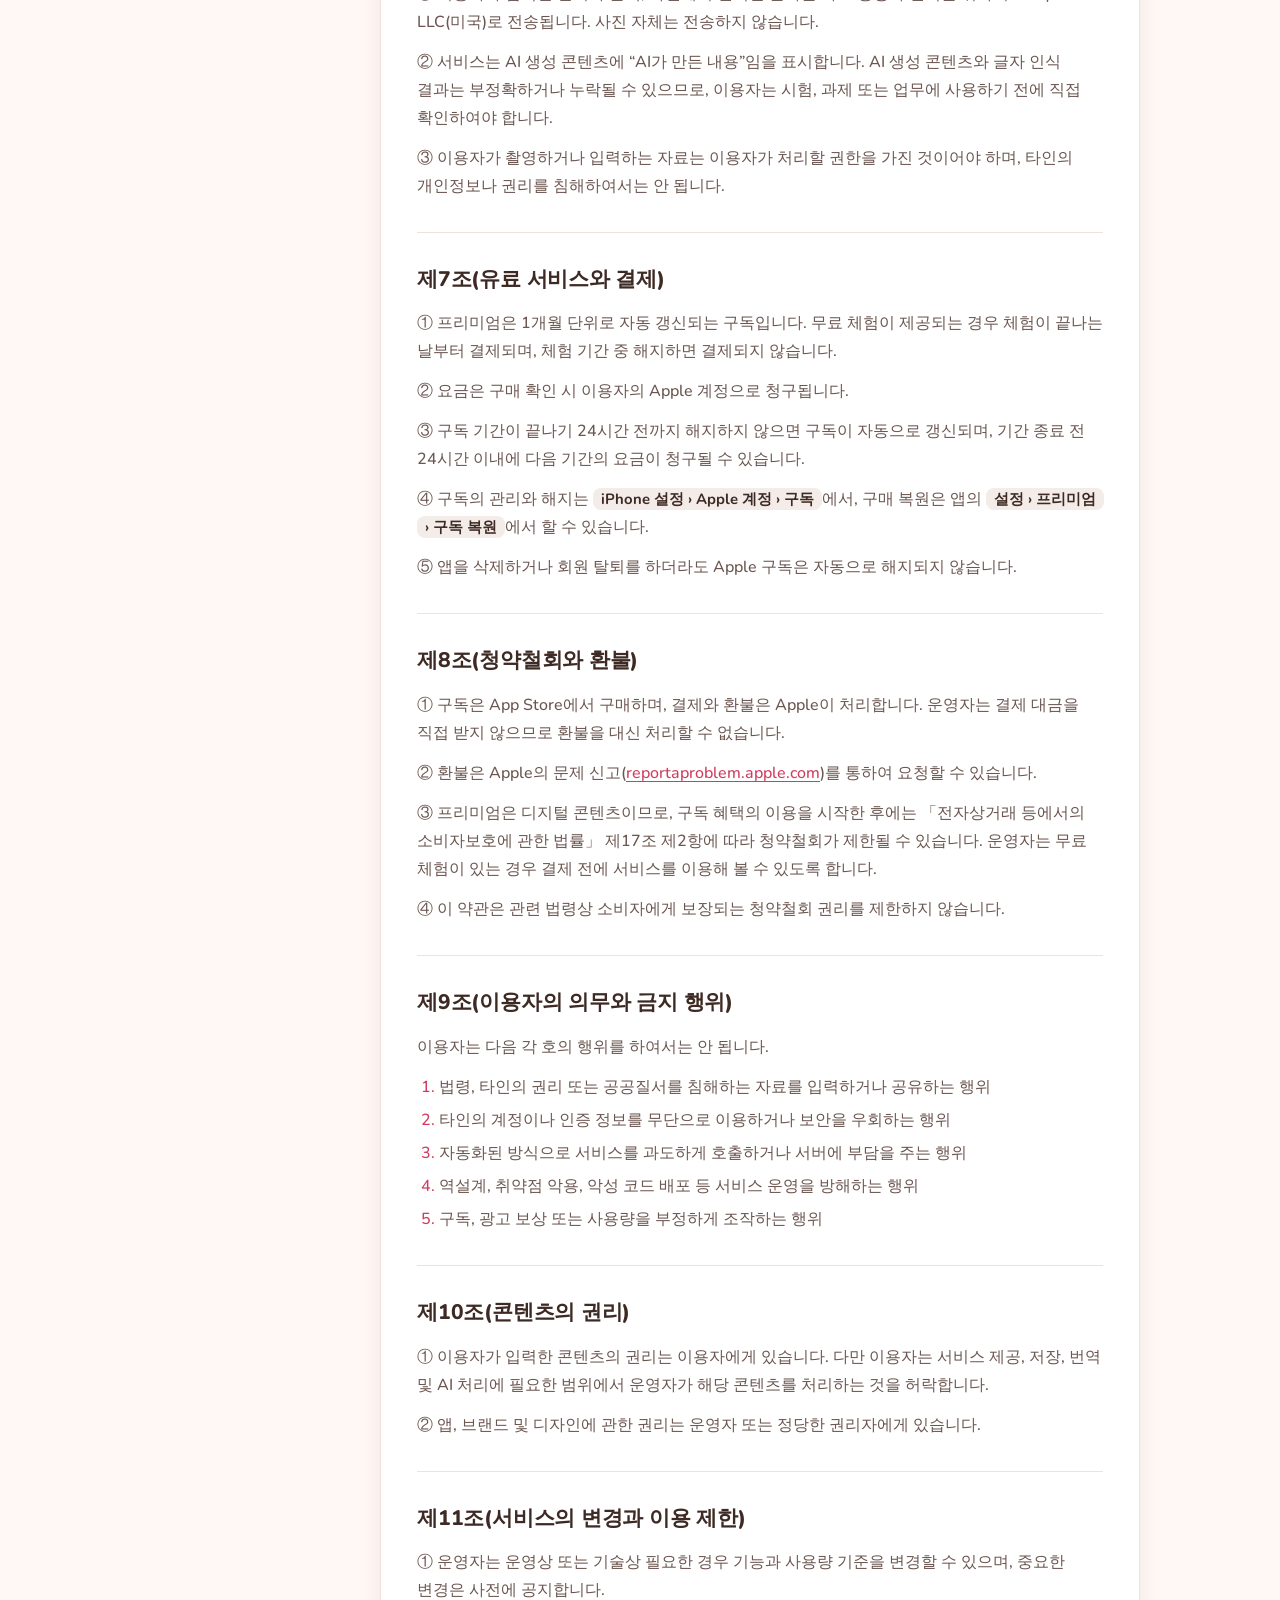
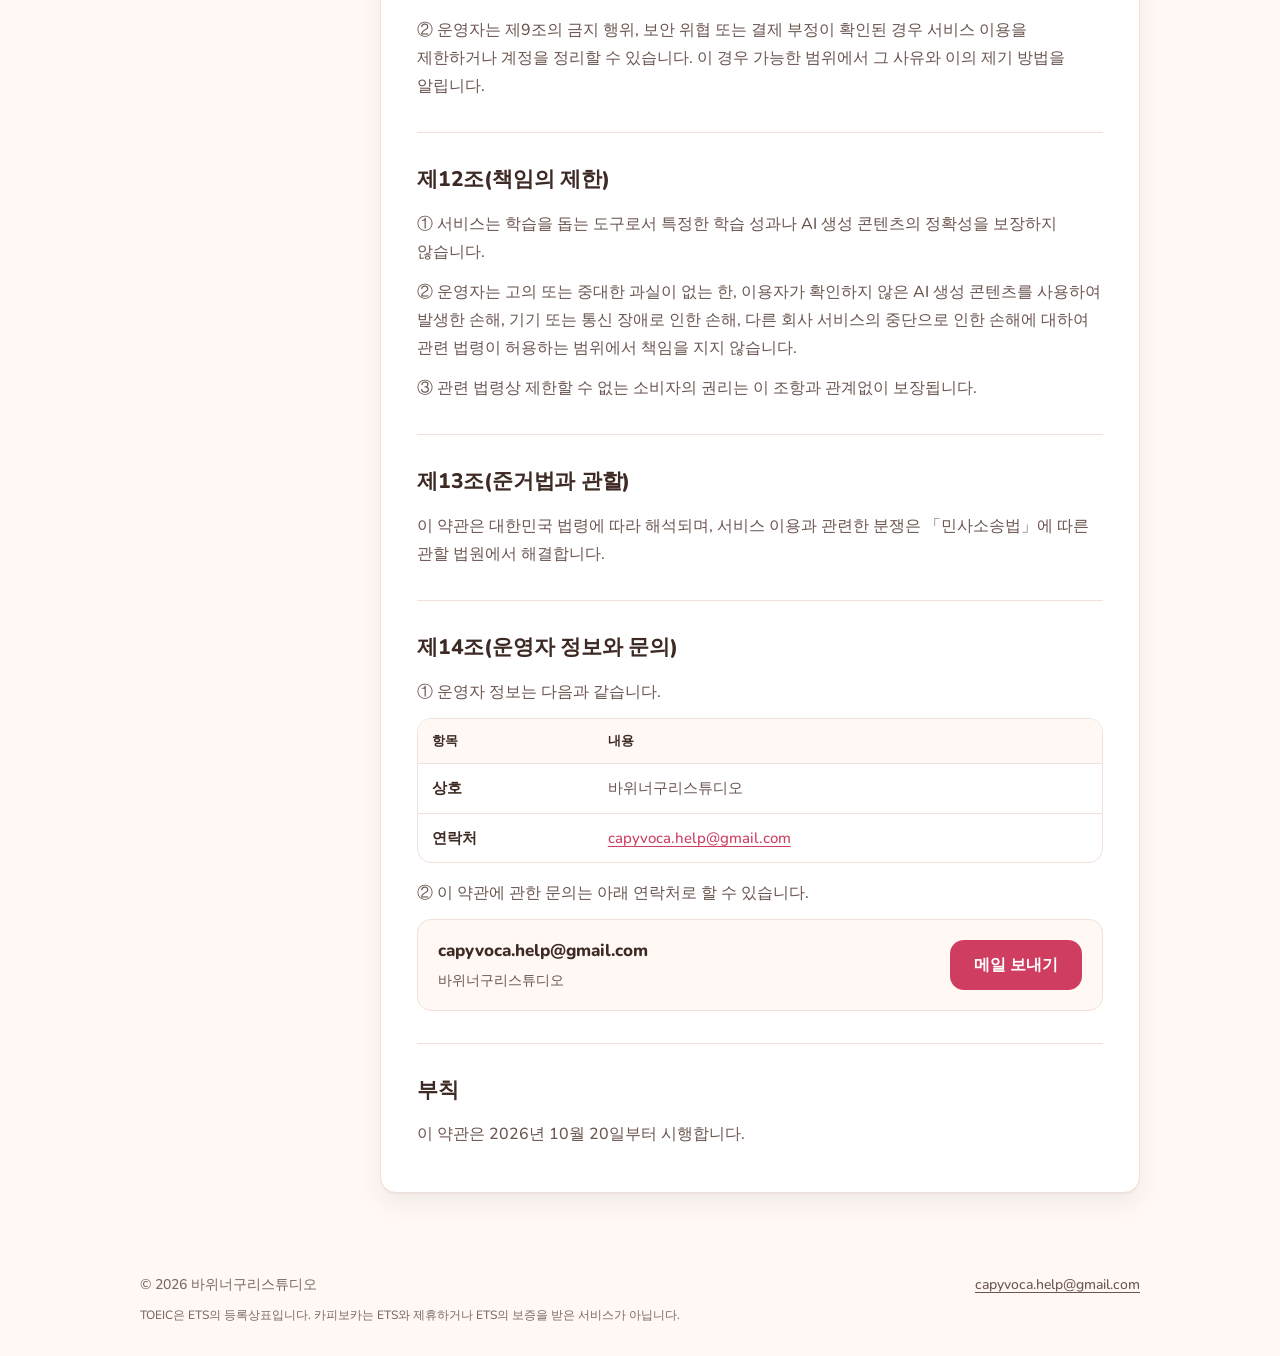
<file: terms/index.html>
<!DOCTYPE html>
<html lang="ko">
<head>
  <meta charset="utf-8">
  <meta name="viewport" content="width=device-width, initial-scale=1">
  <meta name="description" content="카피보카 이용약관">
  <meta name="theme-color" content="#fff8f4">
  <title>이용약관 · 카피보카</title>
  <link rel="icon" href="../assets/app-icon.png">
  <link rel="apple-touch-icon" href="../assets/app-icon.png">
  <link rel="preconnect" href="https://fonts.googleapis.com">
  <link rel="preconnect" href="https://fonts.gstatic.com" crossorigin>
  <link rel="stylesheet" href="https://fonts.googleapis.com/css2?family=Nunito:wght@700;800;900&display=swap">
  <link rel="stylesheet" href="../assets/site.css">
</head>
<body>
  <a class="skip" href="#main">본문으로 건너뛰기</a>
  <header class="site-header">
    <div class="wrap">
      <div class="bar">
        <a class="brand" href="../">
          <img src="../assets/app-icon.png" alt="" width="32" height="32">
          <span>카피보카</span>
        </a>
        <nav class="nav" aria-label="주요 페이지">
          <a href="../terms/" aria-current="page">이용약관</a>
          <a href="../privacy/">개인정보</a>
          <a href="../support/">지원</a>
        </nav>
      </div>
    </div>
  </header>

  <main id="main">
    <div class="wrap">
      <header class="doc-head card">
        <div>
          <p class="eyebrow">카피보카 안내</p>
          <h1>이용약관</h1>
          <p>카피보카 서비스의 이용 조건과 절차, 운영자와 이용자의 권리·의무를 정합니다.</p>
          <p class="meta"><span>시행일 2026년 10월 20일</span><span>운영자 바위너구리스튜디오</span></p>
        </div>
        <img src="../assets/capy-book.png" alt="" width="120">
      </header>

      <div class="doc">
        <nav class="toc card" aria-label="목차">
          <strong>목차</strong>
          <a href="#purpose">제1조(목적)</a>
          <a href="#definitions">제2조(정의)</a>
          <a href="#posting">제3조(약관의 게시와 변경)</a>
          <a href="#service">제4조(서비스의 내용)</a>
          <a href="#account">제5조(이용 계약과 계정)</a>
          <a href="#ai">제6조(AI 학습 자료와 자동번역)</a>
          <a href="#subscription">제7조(유료 서비스와 결제)</a>
          <a href="#refund">제8조(청약철회와 환불)</a>
          <a href="#prohibited">제9조(이용자의 의무와 금지 행위)</a>
          <a href="#content">제10조(콘텐츠의 권리)</a>
          <a href="#change">제11조(서비스의 변경과 이용 제한)</a>
          <a href="#liability">제12조(책임의 제한)</a>
          <a href="#law">제13조(준거법과 관할)</a>
          <a href="#seller">제14조(운영자 정보와 문의)</a>
          <a href="#addendum">부칙</a>
        </nav>

        <article class="prose card">

        <section id="purpose">
          <h2>제1조(목적)</h2>
          <p>이 약관은 바위너구리스튜디오(이하 “운영자”)가 제공하는 카피보카(이하 “서비스”)의 이용과 관련하여 운영자와 이용자의 권리, 의무 및 책임 사항을 규정함을 목적으로 합니다.</p>
        </section>

        <section id="definitions">
          <h2>제2조(정의)</h2>
          <p>이 약관에서 사용하는 용어의 뜻은 다음과 같습니다.</p>
          <ol>
            <li>“서비스”란 영어 단어와 문맥으로 학습 카드를 만들고, 사진 속 영어를 iPhone 안에서 인식하여 번역하며, 단어장 관리와 간격 반복 복습을 돕는 카피보카 앱과 관련 기능을 말합니다.</li>
            <li>“이용자”란 이 약관에 따라 서비스를 이용하는 자를 말합니다.</li>
            <li>“계정”이란 이용자가 Apple 또는 Google 로그인으로 생성한 서비스 이용 단위를 말합니다.</li>
            <li>“유료 서비스”란 App Store 자동 갱신 구독(프리미엄)으로 제공되는 기능을 말합니다.</li>
            <li>“AI 생성 콘텐츠”란 서비스가 인공지능을 이용하여 생성한 뜻, 예문, 번역 등을 말합니다.</li>
          </ol>
        </section>

        <section id="posting">
          <h2>제3조(약관의 게시와 변경)</h2>
          <p>① 운영자는 이 약관을 이용자가 쉽게 알 수 있도록 서비스와 이 웹사이트에 게시합니다.</p>
          <p>② 운영자는 관련 법령을 위반하지 않는 범위에서 이 약관을 변경할 수 있으며, 변경하는 경우 시행일과 주요 내용을 이 페이지와 앱을 통하여 공지합니다.</p>
        </section>

        <section id="service">
          <h2>제4조(서비스의 내용)</h2>
          <p>① 운영자는 제2조 제1호의 서비스를 제공합니다.</p>
          <p>② 서비스의 일부 기능은 로그인, 인터넷 연결, 하루 사용량 또는 유료 서비스 가입이 필요합니다.</p>
        </section>

        <section id="account">
          <h2>제5조(이용 계약과 계정)</h2>
          <p>① 이용자는 Apple 또는 Google 로그인으로 계정을 생성하여 서비스를 이용할 수 있습니다. 만 14세 미만은 가입할 수 없습니다.</p>
          <p>② 이용자는 정확한 정보를 제공하고, 로그인 수단을 안전하게 관리하여야 합니다.</p>
          <p>③ 이용자는 계정의 의심스러운 활동을 발견한 경우 고객 지원으로 알려야 합니다.</p>
          <p>④ 이용자는 <span class="path">설정 › 프로필 › 회원 탈퇴</span>에서 언제든지 계정을 삭제할 수 있습니다.</p>
        </section>

        <section id="ai">
          <h2>제6조(AI 학습 자료와 자동번역)</h2>
          <p>① 이용자가 입력한 단어와 문맥, 사진에서 인식한 글자는 카드 생성과 번역을 위하여 Groq LLC(미국)로 전송됩니다. 사진 자체는 전송하지 않습니다.</p>
          <p>② 서비스는 AI 생성 콘텐츠에 “AI가 만든 내용”임을 표시합니다. AI 생성 콘텐츠와 글자 인식 결과는 부정확하거나 누락될 수 있으므로, 이용자는 시험, 과제 또는 업무에 사용하기 전에 직접 확인하여야 합니다.</p>
          <p>③ 이용자가 촬영하거나 입력하는 자료는 이용자가 처리할 권한을 가진 것이어야 하며, 타인의 개인정보나 권리를 침해하여서는 안 됩니다.</p>
        </section>

        <section id="subscription">
          <h2>제7조(유료 서비스와 결제)</h2>
          <p>① 프리미엄은 1개월 단위로 자동 갱신되는 구독입니다. 무료 체험이 제공되는 경우 체험이 끝나는 날부터 결제되며, 체험 기간 중 해지하면 결제되지 않습니다.</p>
          <p>② 요금은 구매 확인 시 이용자의 Apple 계정으로 청구됩니다.</p>
          <p>③ 구독 기간이 끝나기 24시간 전까지 해지하지 않으면 구독이 자동으로 갱신되며, 기간 종료 전 24시간 이내에 다음 기간의 요금이 청구될 수 있습니다.</p>
          <p>④ 구독의 관리와 해지는 <span class="path">iPhone 설정 › Apple 계정 › 구독</span>에서, 구매 복원은 앱의 <span class="path">설정 › 프리미엄 › 구독 복원</span>에서 할 수 있습니다.</p>
          <p>⑤ 앱을 삭제하거나 회원 탈퇴를 하더라도 Apple 구독은 자동으로 해지되지 않습니다.</p>
        </section>

        <section id="refund">
          <h2>제8조(청약철회와 환불)</h2>
          <p>① 구독은 App Store에서 구매하며, 결제와 환불은 Apple이 처리합니다. 운영자는 결제 대금을 직접 받지 않으므로 환불을 대신 처리할 수 없습니다.</p>
          <p>② 환불은 Apple의 문제 신고(<a href="https://reportaproblem.apple.com">reportaproblem.apple.com</a>)를 통하여 요청할 수 있습니다.</p>
          <p>③ 프리미엄은 디지털 콘텐츠이므로, 구독 혜택의 이용을 시작한 후에는 「전자상거래 등에서의 소비자보호에 관한 법률」 제17조 제2항에 따라 청약철회가 제한될 수 있습니다. 운영자는 무료 체험이 있는 경우 결제 전에 서비스를 이용해 볼 수 있도록 합니다.</p>
          <p>④ 이 약관은 관련 법령상 소비자에게 보장되는 청약철회 권리를 제한하지 않습니다.</p>
        </section>

        <section id="prohibited">
          <h2>제9조(이용자의 의무와 금지 행위)</h2>
          <p>이용자는 다음 각 호의 행위를 하여서는 안 됩니다.</p>
          <ol>
            <li>법령, 타인의 권리 또는 공공질서를 침해하는 자료를 입력하거나 공유하는 행위</li>
            <li>타인의 계정이나 인증 정보를 무단으로 이용하거나 보안을 우회하는 행위</li>
            <li>자동화된 방식으로 서비스를 과도하게 호출하거나 서버에 부담을 주는 행위</li>
            <li>역설계, 취약점 악용, 악성 코드 배포 등 서비스 운영을 방해하는 행위</li>
            <li>구독, 광고 보상 또는 사용량을 부정하게 조작하는 행위</li>
          </ol>
        </section>

        <section id="content">
          <h2>제10조(콘텐츠의 권리)</h2>
          <p>① 이용자가 입력한 콘텐츠의 권리는 이용자에게 있습니다. 다만 이용자는 서비스 제공, 저장, 번역 및 AI 처리에 필요한 범위에서 운영자가 해당 콘텐츠를 처리하는 것을 허락합니다.</p>
          <p>② 앱, 브랜드 및 디자인에 관한 권리는 운영자 또는 정당한 권리자에게 있습니다.</p>
        </section>

        <section id="change">
          <h2>제11조(서비스의 변경과 이용 제한)</h2>
          <p>① 운영자는 운영상 또는 기술상 필요한 경우 기능과 사용량 기준을 변경할 수 있으며, 중요한 변경은 사전에 공지합니다.</p>
          <p>② 운영자는 제9조의 금지 행위, 보안 위협 또는 결제 부정이 확인된 경우 서비스 이용을 제한하거나 계정을 정리할 수 있습니다. 이 경우 가능한 범위에서 그 사유와 이의 제기 방법을 알립니다.</p>
        </section>

        <section id="liability">
          <h2>제12조(책임의 제한)</h2>
          <p>① 서비스는 학습을 돕는 도구로서 특정한 학습 성과나 AI 생성 콘텐츠의 정확성을 보장하지 않습니다.</p>
          <p>② 운영자는 고의 또는 중대한 과실이 없는 한, 이용자가 확인하지 않은 AI 생성 콘텐츠를 사용하여 발생한 손해, 기기 또는 통신 장애로 인한 손해, 다른 회사 서비스의 중단으로 인한 손해에 대하여 관련 법령이 허용하는 범위에서 책임을 지지 않습니다.</p>
          <p>③ 관련 법령상 제한할 수 없는 소비자의 권리는 이 조항과 관계없이 보장됩니다.</p>
        </section>

        <section id="law">
          <h2>제13조(준거법과 관할)</h2>
          <p>이 약관은 대한민국 법령에 따라 해석되며, 서비스 이용과 관련한 분쟁은 「민사소송법」에 따른 관할 법원에서 해결합니다.</p>
        </section>

        <section id="seller">
          <h2>제14조(운영자 정보와 문의)</h2>
          <p>① 운영자 정보는 다음과 같습니다.</p>
          <div class="table-scroll">
            <table class="table">
              <thead><tr><th>항목</th><th>내용</th></tr></thead>
              <tbody>
              <tr><td>상호</td><td>바위너구리스튜디오</td></tr>
              <tr><td>연락처</td><td><a href="mailto:capyvoca.help@gmail.com">capyvoca.help@gmail.com</a></td></tr>
              </tbody>
            </table>
          </div>
          <p>② 이 약관에 관한 문의는 아래 연락처로 할 수 있습니다.</p>
          <div class="contact">
            <div>
              <strong>capyvoca.help@gmail.com</strong>
              <span>바위너구리스튜디오</span>
            </div>
            <a class="button" href="mailto:capyvoca.help@gmail.com">메일 보내기</a>
          </div>
        </section>

        <section id="addendum">
          <h2>부칙</h2>
          <p>이 약관은 2026년 10월 20일부터 시행합니다.</p>
        </section>
        </article>
      </div>
    </div>
  </main>

  <footer class="site-footer">
    <div class="wrap">
      <span>© 2026 바위너구리스튜디오</span>
      <a href="mailto:capyvoca.help@gmail.com">capyvoca.help@gmail.com</a>
      <p class="site-note">TOEIC은 ETS의 등록상표입니다. 카피보카는 ETS와 제휴하거나 ETS의 보증을 받은 서비스가 아닙니다.</p>
    </div>
  </footer>
</body>
</html>
</file>
<file: assets/site.css>
/* CapyVoca Blossom 3.0, matching docs/DESIGN.md §10 and DSColor in the app. */
:root {
  --bg: #fff8f4;
  --surface: #ffffff;
  --surface-muted: #f4ece8;
  --line: #f1e1da;
  --ink: #3e2a24;
  --muted: #6b5650;
  --subtle: #7a6862;
  --rose: #cf3d61;
  --rose-dark: #b8304f;
  --rose-soft: #ffe8ec;
  --rose-line: #ffd0d9;
  --amber-ink: #8a5300;
  --amber-soft: #fff1d6;
  /* DSHeroCard: a 1pt edge and a soft warm lift, never a glow. */
  --lift: 0 1px 1px rgba(62, 42, 36, 0.05), 0 10px 24px rgba(62, 42, 36, 0.07);
  --r-hero: 16px;
  --r-field: 14px;
  --r-chip: 10px;
  --r-icon: 8px;
  /* Nunito carries Latin letters and numbers; Korean falls through to the system font. */
  --font: "Nunito", ui-rounded, "SF Pro Rounded", -apple-system, BlinkMacSystemFont, "Apple SD Gothic Neo", "Pretendard", "Noto Sans KR", sans-serif;
  color-scheme: light;
}

* { box-sizing: border-box; }

html { scroll-behavior: smooth; -webkit-text-size-adjust: 100%; }

body {
  margin: 0;
  min-height: 100vh;
  display: flex;
  flex-direction: column;
  overflow-x: hidden;
  background: var(--bg);
  color: var(--muted);
  font-family: var(--font);
  font-size: 16px;
  font-weight: 500;
  line-height: 1.75;
  word-break: keep-all;
  overflow-wrap: anywhere;
}

img { display: block; max-width: 100%; height: auto; }

a { color: var(--rose); text-underline-offset: 3px; }

h1, h2, h3, strong, b { color: var(--ink); }

.skip {
  position: absolute;
  left: -999px;
  top: 8px;
  z-index: 10;
  padding: 8px 14px;
  border-radius: var(--r-chip);
  background: var(--ink);
  color: #fff;
}
.skip:focus { left: 8px; }

.wrap { width: 100%; max-width: 1040px; margin: 0 auto; padding: 0 20px; }

/* Header */
.site-header { position: sticky; top: 0; z-index: 5; padding: 12px 0 0; background: linear-gradient(var(--bg) 70%, rgba(255, 248, 244, 0)); }
.bar {
  display: flex;
  align-items: center;
  justify-content: space-between;
  gap: 12px;
  padding: 8px 8px 8px 12px;
  border: 1px solid var(--line);
  border-radius: var(--r-hero);
  background: var(--surface);
  box-shadow: var(--lift);
}
.brand {
  display: flex;
  align-items: center;
  gap: 10px;
  color: var(--ink);
  font-weight: 800;
  font-size: 17px;
  text-decoration: none;
}
.brand img { width: 32px; height: 32px; border-radius: var(--r-icon); }
.nav { display: flex; gap: 4px; }
.nav a {
  padding: 6px 12px;
  border-radius: var(--r-chip);
  color: var(--muted);
  font-size: 15px;
  font-weight: 700;
  text-decoration: none;
  white-space: nowrap;
}
.nav a:hover { color: var(--ink); background: var(--bg); }
.nav a[aria-current="page"] { color: var(--rose-dark); background: var(--rose-soft); }

main { flex: 1; }

/* Shared pieces */
.eyebrow { margin: 0 0 8px; color: var(--rose); font-size: 14px; font-weight: 800; }
.button {
  display: inline-flex;
  align-items: center;
  justify-content: center;
  min-height: 50px;
  padding: 0 24px;
  border-radius: var(--r-field);
  background: var(--rose);
  color: #fff;
  font-weight: 800;
  text-decoration: none;
  white-space: nowrap;
  transition: background 0.15s, transform 0.12s;
}
.button:hover { color: #fff; background: var(--rose-dark); }
.button:active { transform: scale(0.96); }
.card {
  border: 1px solid var(--line);
  border-radius: var(--r-hero);
  background: var(--surface);
  box-shadow: var(--lift);
}

/* Home */
.hero {
  display: grid;
  grid-template-columns: 1.05fr 0.95fr;
  align-items: center;
  gap: 24px;
  padding: 56px 0 24px;
}
.hero h1 {
  margin: 0 0 16px;
  font-size: clamp(34px, 6vw, 54px);
  font-weight: 800;
  line-height: 1.25;
  letter-spacing: -0.03em;
}
.hero .lede { margin: 0 0 26px; font-size: 18px; max-width: 30em; }
.hero-actions { display: flex; flex-wrap: wrap; align-items: center; gap: 14px; }
.soon {
  padding: 4px 10px;
  border-radius: var(--r-chip);
  background: var(--amber-soft);
  color: var(--amber-ink);
  font-size: 14px;
  font-weight: 700;
}

.stage { position: relative; display: flex; justify-content: center; padding: 16px 0 24px; }
.phone {
  width: min(290px, 72vw);
  padding: 8px;
  border: 1px solid var(--line);
  border-radius: 46px;
  background: var(--surface);
  box-shadow: 0 2px 2px rgba(62, 42, 36, 0.05), 0 28px 48px rgba(62, 42, 36, 0.12);
}
.phone img { border-radius: 38px; }
.stage .phone { position: relative; z-index: 1; }
/* Peeks out from behind the phone. */
.stage .peek {
  position: absolute;
  z-index: 0;
  left: max(0px, calc(50% - 240px));
  bottom: 0;
  width: 140px;
  filter: drop-shadow(0 10px 14px rgba(62, 42, 36, 0.14));
}

.section { padding: 56px 0 8px; }
.section-head { margin: 0 0 24px; text-align: center; }
.section-head h2 { margin: 0; font-size: clamp(26px, 4vw, 32px); font-weight: 800; letter-spacing: -0.02em; }

.features { display: grid; grid-template-columns: repeat(3, 1fr); gap: 16px; }
.feature { padding: 24px 22px 26px; }
.feature .art {
  display: grid;
  place-items: center;
  width: 112px;
  height: 112px;
  margin: 0 0 14px;
  border-radius: var(--r-hero);
  background: var(--bg);
}
.feature .art img { width: 96px; }
.feature h3 { margin: 0 0 2px; font-size: 19px; font-weight: 800; }
.feature .tag { margin: 0 0 8px; color: var(--rose-dark); font-size: 14px; font-weight: 700; }
.feature p { margin: 0; font-size: 15px; }

.showcase {
  display: grid;
  grid-template-columns: 0.9fr 1.1fr;
  align-items: center;
  gap: 32px;
  padding: 36px;
}
.showcase .phone { width: min(250px, 64vw); margin: 0 auto; }
.showcase h2 { margin: 0 0 12px; font-size: clamp(26px, 4vw, 32px); font-weight: 800; line-height: 1.3; letter-spacing: -0.02em; }
.showcase ul { margin: 18px 0 0; padding: 0; list-style: none; }
.showcase li { display: flex; gap: 10px; align-items: flex-start; }
.showcase li + li { margin-top: 10px; }
.check {
  flex: none;
  display: grid;
  place-items: center;
  width: 24px;
  height: 24px;
  margin-top: 3px;
  border-radius: var(--r-icon);
  background: var(--rose-soft);
  color: var(--rose-dark);
  font-size: 14px;
  font-weight: 900;
}

.doors { display: grid; grid-template-columns: repeat(3, 1fr); gap: 16px; padding-bottom: 72px; }
.door {
  display: flex;
  align-items: center;
  gap: 14px;
  padding: 18px 20px;
  color: var(--muted);
  text-decoration: none;
  transition: border-color 0.15s, transform 0.12s;
}
.door:hover { border-color: var(--rose-line); }
.door:active { transform: scale(0.98); }
.door img { width: 56px; flex: none; }
.door strong { display: block; font-size: 17px; font-weight: 800; }
.door span { font-size: 14px; }

/* Documents */
.doc-head {
  display: flex;
  align-items: center;
  justify-content: space-between;
  gap: 20px;
  margin: 32px 0 20px;
  padding: 28px 32px;
}
.doc-head h1 { margin: 0 0 6px; font-size: clamp(28px, 4.6vw, 38px); font-weight: 800; line-height: 1.25; letter-spacing: -0.02em; }
.doc-head p { margin: 0; }
.doc-head .meta { margin-top: 12px; display: flex; flex-wrap: wrap; gap: 8px; }
.doc-head .meta span { padding: 2px 10px; border-radius: var(--r-chip); background: var(--bg); border: 1px solid var(--line); color: var(--subtle); font-size: 13px; font-weight: 700; }
.doc-head img { width: 120px; flex: none; }

.doc { display: grid; grid-template-columns: 220px minmax(0, 1fr); gap: 20px; padding-bottom: 72px; }
.toc {
  position: sticky;
  top: 92px;
  align-self: start;
  padding: 16px 12px;
  font-size: 14px;
}
.toc strong { display: block; margin: 0 0 6px 10px; font-size: 13px; font-weight: 800; color: var(--subtle); }
.toc a {
  display: block;
  padding: 6px 10px;
  border-radius: var(--r-chip);
  color: var(--muted);
  font-weight: 600;
  text-decoration: none;
}
.toc a:hover { background: var(--rose-soft); color: var(--rose-dark); }

.prose { padding: 32px 36px; }
.prose section { scroll-margin-top: 96px; }
.prose section + section { margin-top: 32px; padding-top: 28px; border-top: 1px solid var(--line); }
.prose h2 { margin: 0 0 12px; font-size: 21px; font-weight: 800; letter-spacing: -0.01em; }
.prose p, .prose ul, .prose ol { margin: 0 0 12px; }
.prose ul, .prose ol { padding-left: 22px; }
.prose li + li { margin-top: 5px; }
.prose li::marker { color: var(--rose); }

.path {
  padding: 1px 8px;
  border-radius: var(--r-icon);
  background: var(--surface-muted);
  color: var(--ink);
  font-size: 0.93em;
  font-weight: 700;
  /* Long paths wrap on a phone; each line keeps its own rounded fill. */
  -webkit-box-decoration-break: clone;
  box-decoration-break: clone;
}

.table-scroll { overflow-x: auto; margin: 6px 0 16px; border: 1px solid var(--line); border-radius: var(--r-field); }
.table { width: 100%; border-collapse: collapse; font-size: 15px; }
.table th, .table td { padding: 11px 14px; text-align: left; vertical-align: top; }
.table th { background: var(--bg); color: var(--ink); font-size: 13px; font-weight: 800; white-space: nowrap; }
.table td:first-child { color: var(--ink); font-weight: 700; white-space: nowrap; }
.table tr + tr td, .table thead + tbody tr:first-child td { border-top: 1px solid var(--line); }

.facts { margin: 0 0 12px; padding: 16px 18px; border: 1px solid var(--line); border-radius: var(--r-field); background: var(--bg); }
.facts h3 { margin: 0 0 8px; font-size: 16px; font-weight: 800; }
.facts dl { display: grid; grid-template-columns: 88px minmax(0, 1fr); gap: 4px 12px; margin: 0; font-size: 15px; }
.facts dt { color: var(--subtle); font-weight: 700; }
.facts dd { margin: 0; }

.note { margin: 16px 0; padding: 14px 18px; border-radius: var(--r-field); background: var(--amber-soft); color: var(--amber-ink); font-weight: 600; }
.note p:last-child { margin-bottom: 0; }

.contact {
  display: flex;
  flex-wrap: wrap;
  align-items: center;
  justify-content: space-between;
  gap: 14px;
  margin: 10px 0 16px;
  padding: 16px 20px;
  border: 1px solid var(--line);
  border-radius: var(--r-field);
  background: var(--bg);
}
.contact strong { display: block; font-size: 17px; font-weight: 800; }
.contact span { font-size: 14px; }

/* Footer */
.site-footer { padding: 8px 0 32px; font-size: 14px; }
.site-footer .wrap { display: flex; flex-wrap: wrap; justify-content: space-between; gap: 8px; color: var(--subtle); }
.site-footer a { color: var(--muted); }
.site-footer .site-note { flex-basis: 100%; margin: 0; font-size: 12px; line-height: 1.5; }

/* 404 */
.lost { margin: 56px auto 80px; max-width: 520px; padding: 36px; text-align: center; }
.lost img { width: 180px; margin: 0 auto 12px; }
.lost h1 { margin: 0 0 8px; font-size: 26px; font-weight: 800; }

@media (max-width: 860px) {
  .hero { grid-template-columns: 1fr; padding-top: 32px; text-align: center; }
  .hero .lede { margin-left: auto; margin-right: auto; }
  .hero-actions { justify-content: center; }
  .features, .doors { grid-template-columns: 1fr; }
  .feature { display: grid; grid-template-columns: 88px minmax(0, 1fr); column-gap: 16px; align-items: start; padding: 18px; }
  .feature .art { grid-row: span 3; width: 88px; height: 88px; margin: 0; }
  .feature .art img { width: 76px; }
  .showcase { grid-template-columns: 1fr; padding: 28px 22px; text-align: center; }
  .showcase ul { display: inline-block; text-align: left; }
  .doc { grid-template-columns: minmax(0, 1fr); }
  .toc { display: none; }
}

@media (max-width: 560px) {
  .wrap { padding: 0 16px; }
  .doc-head { flex-direction: column-reverse; align-items: flex-start; gap: 4px; padding: 22px 20px; }
  .doc-head img { width: 88px; }
  .prose { padding: 24px 20px; }
  .facts dl { grid-template-columns: 1fr; gap: 0; }
  .facts dd + dt { margin-top: 6px; }
  .stage .peek { width: 100px; left: 0; }
  .nav a { padding: 6px 9px; font-size: 14px; }
}

@media (max-width: 360px) {
  .brand span { display: none; }
}

@media (prefers-reduced-motion: reduce) {
  html { scroll-behavior: auto; }
  .button, .door { transition: none; }
}
</file>
